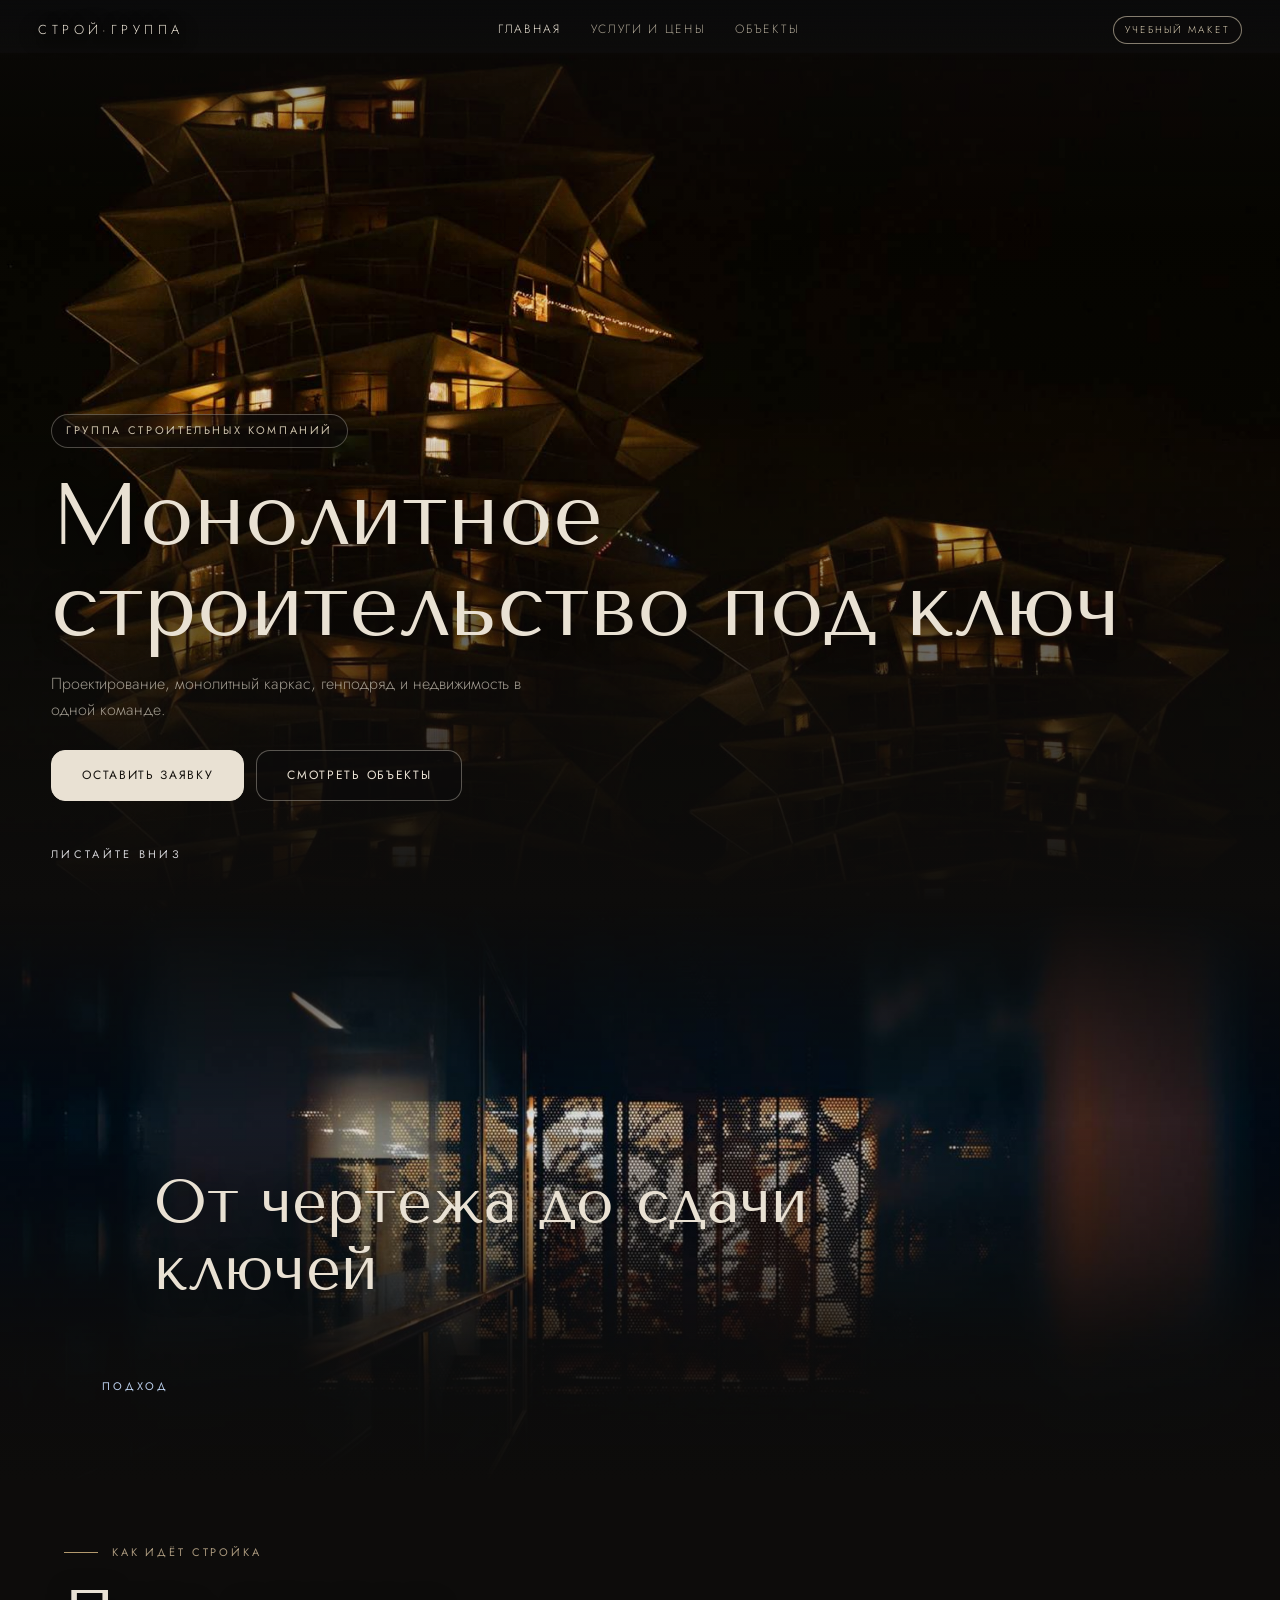
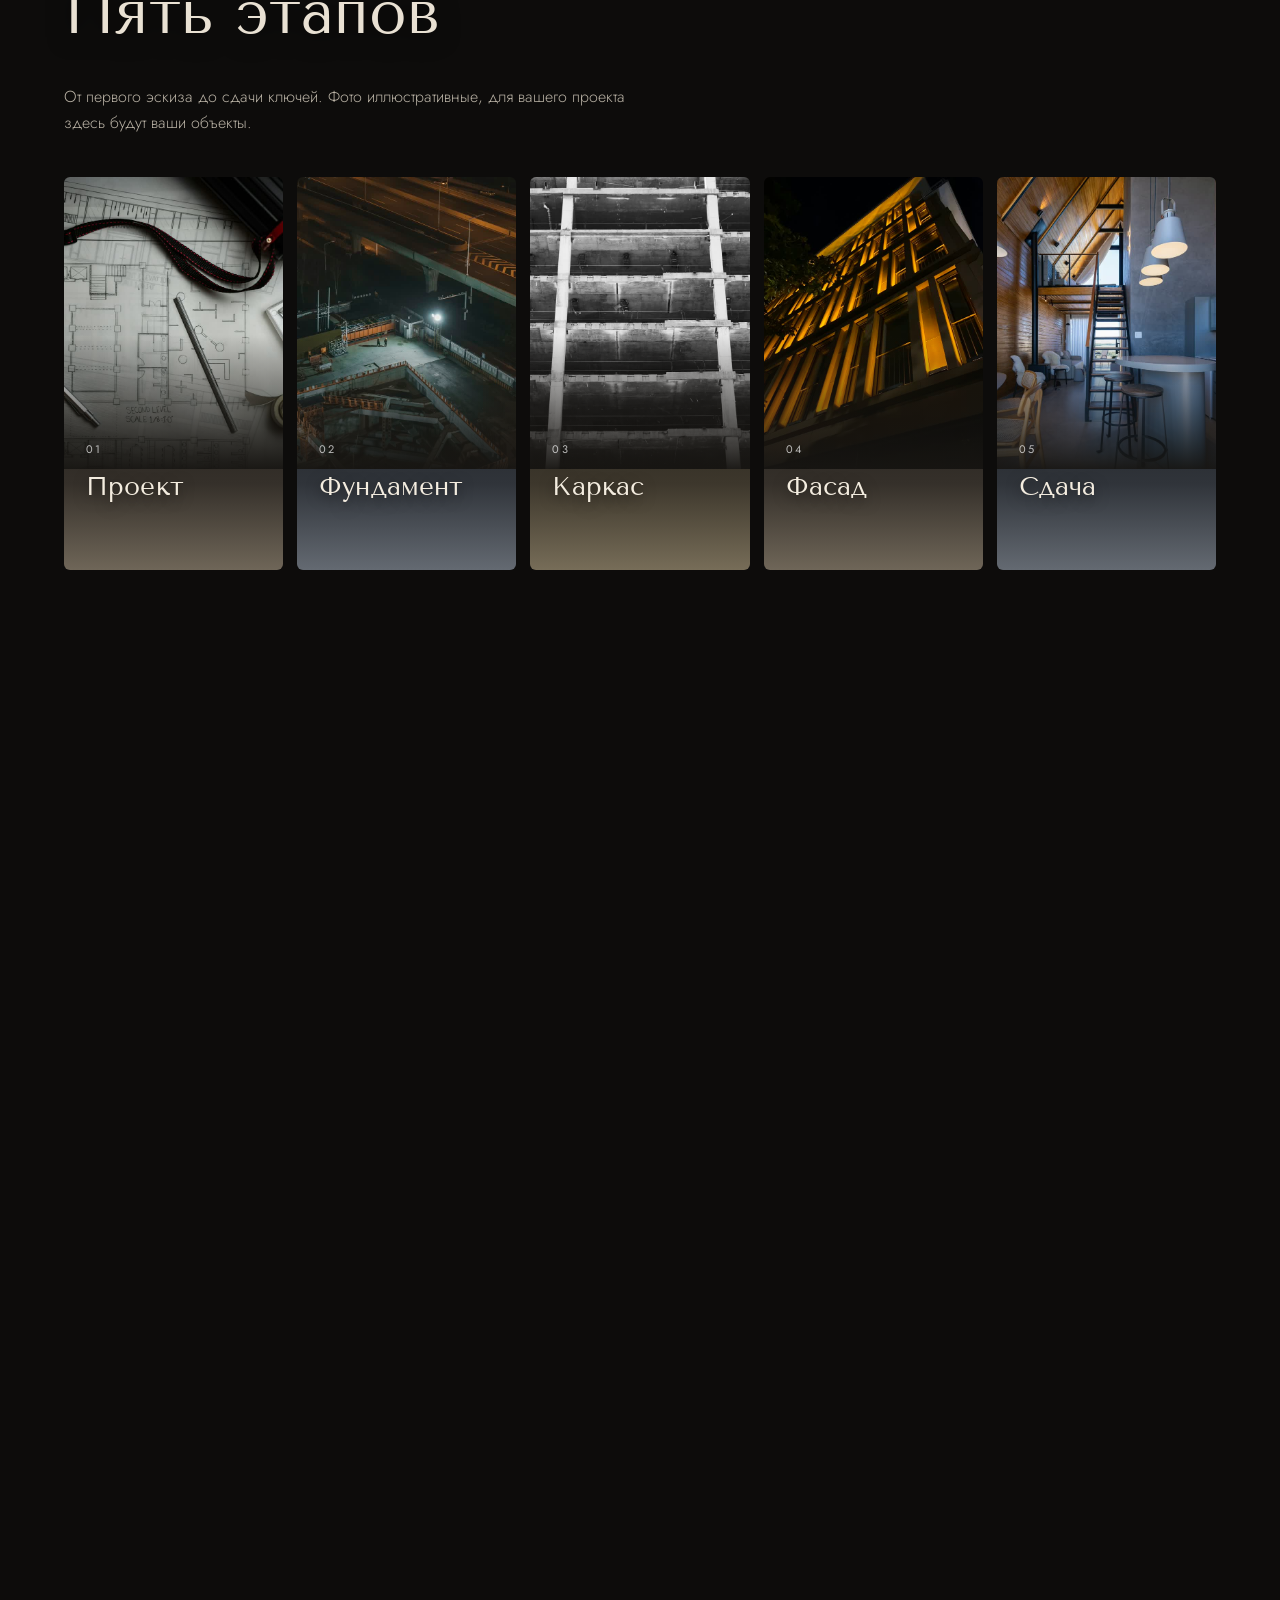
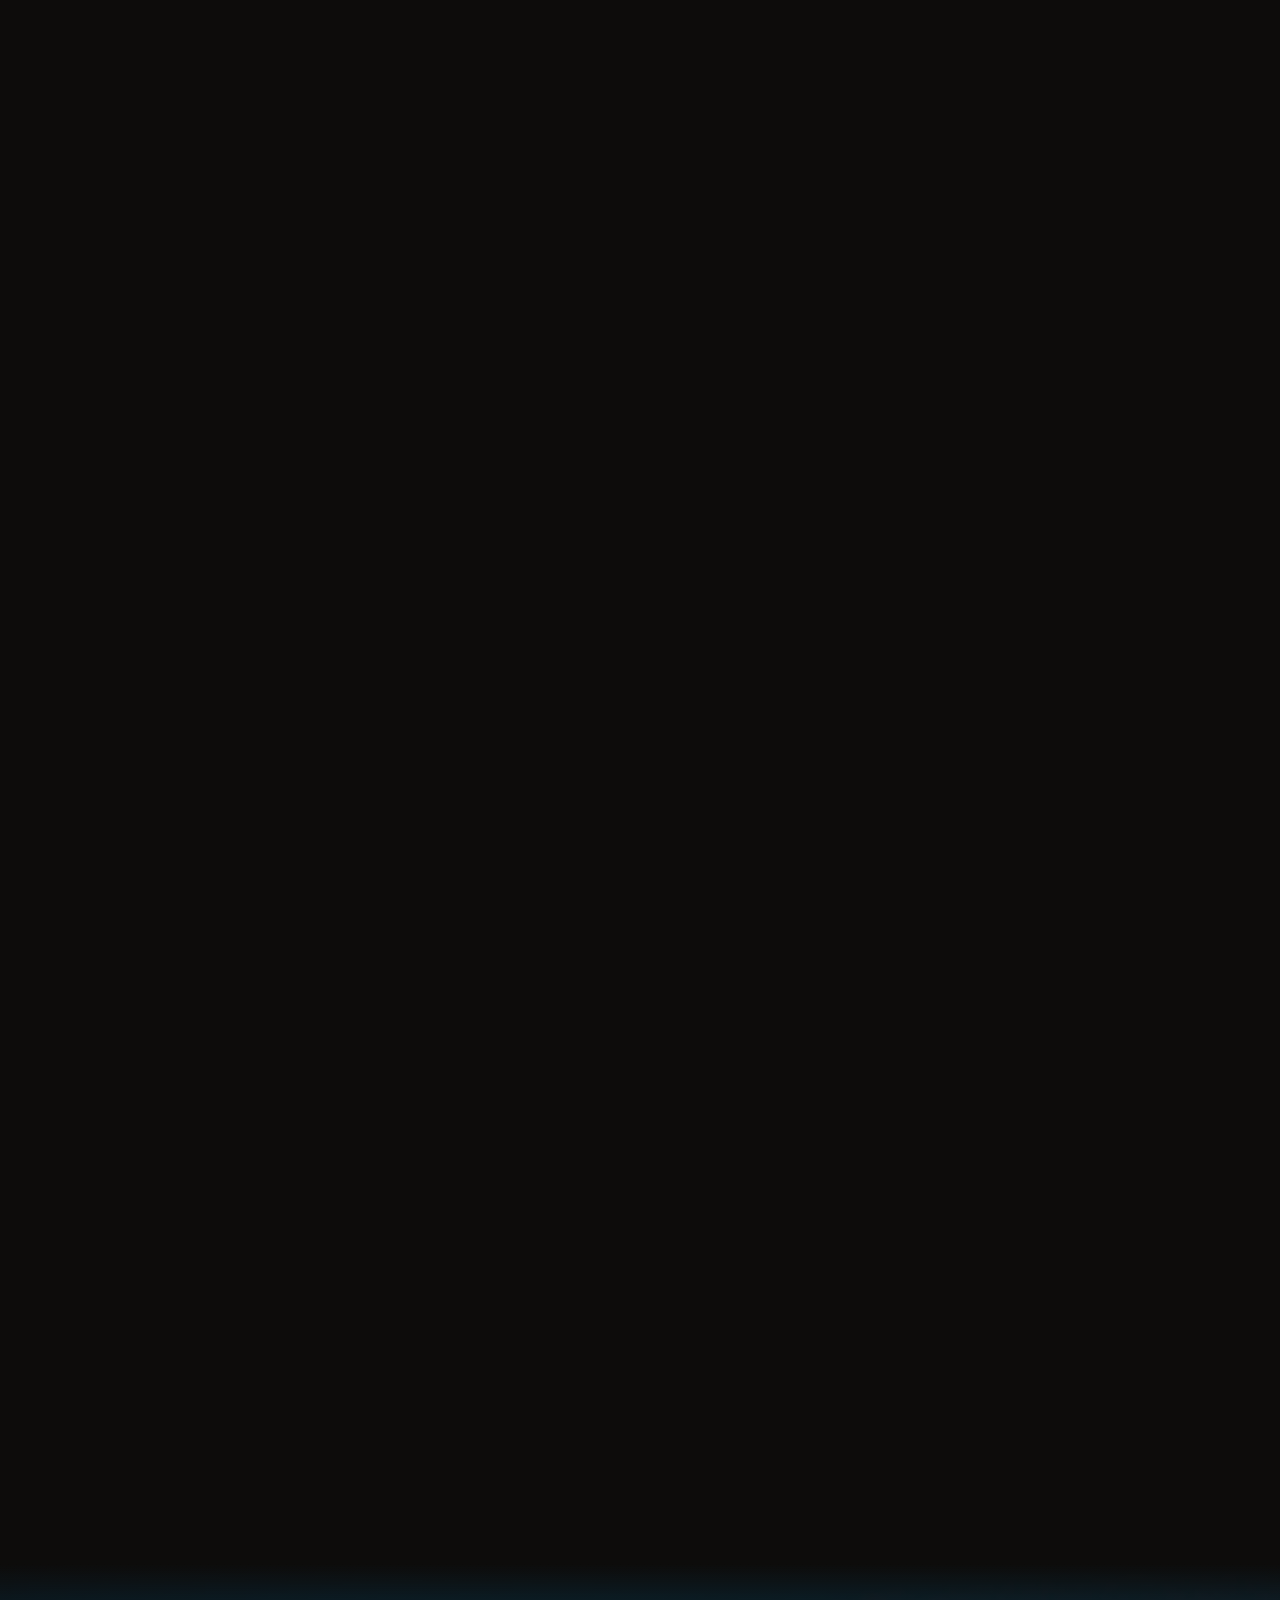
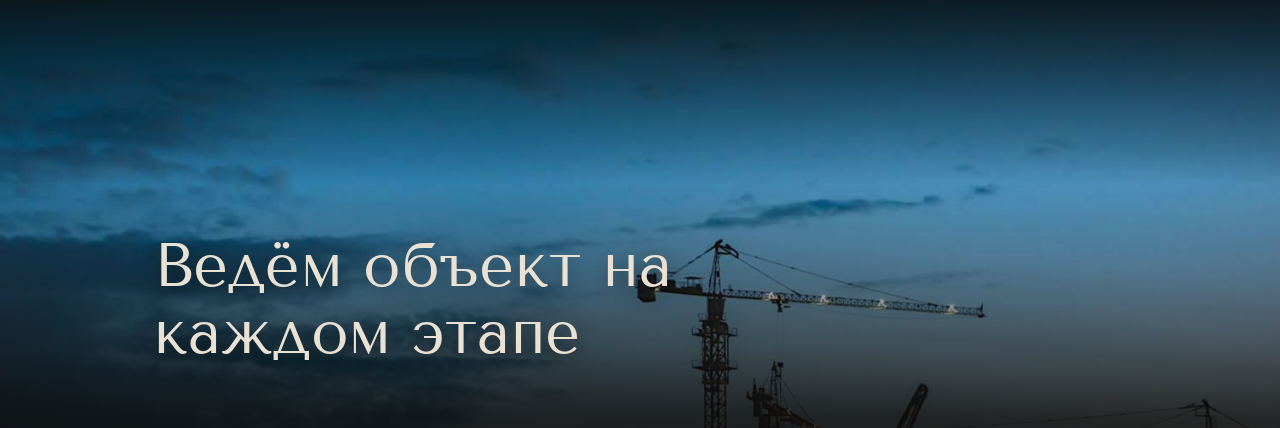
<file: index.html>
<!doctype html>
<html lang="ru"><head><meta charset="utf-8"><meta name="viewport" content="width=device-width,initial-scale=1">
<title>Строй-группа: учебный макет</title>
<link rel="preload" href="fonts-TenorSans-400-cyrillic.woff2" as="font" type="font/woff2" crossorigin><link rel="preload" href="fonts-Jost-cyrillic.woff2" as="font" type="font/woff2" crossorigin><link rel="stylesheet" href="fonts.css?v=1">
<link rel="stylesheet" href="styles.css?v=17"><link rel="stylesheet" href="quiet.css?v=17"><link rel="stylesheet" href="blend.css?v=21"><link rel="stylesheet" href="perf.css?v=23"><link rel="stylesheet" href="menu.css?v=24"><noscript><style>h1,h2{visibility:visible}.hero2 .heroText p,.fu{opacity:1!important;transform:none!important}.ch{opacity:1!important;transform:none!important;filter:none!important}</style></noscript></head><body>
<header><a class="logo" href="index.html">Строй·Группа</a>
<nav class="main"><a href="index.html" class="on">Главная</a><a href="services.html">Услуги и цены</a><a href="projects.html">Объекты</a></nav>
<span class="mock">учебный макет</span><button class="burger" type="button" aria-label="Меню" onclick="document.body.classList.toggle('mo')"><span></span><span></span></button></header>
<nav class="mmenu"><a href="index.html" class="on" onclick="document.body.classList.remove('mo')">Главная</a><a href="services.html" onclick="document.body.classList.remove('mo')">Услуги и цены</a><a href="projects.html" onclick="document.body.classList.remove('mo')">Объекты</a><a class="cta2" href="#contacts" onclick="document.body.classList.remove('mo')">Оставить заявку</a></nav>

<div class="hero2 gr"><img decoding="async" data-px src="img-p01.jpg" alt="Жилой комплекс ночью"><div class="shade2"></div>
 <div class="heroText" id="ht"><span class="badge">Группа строительных компаний</span>
  <h1>Монолитное строительство под ключ</h1>
  <p>Проектирование, монолитный каркас, генподряд и недвижимость в одной команде.</p>
  <div class="row"><a class="btn" href="#contacts">Оставить заявку</a><a class="btn ghost" href="projects.html">Смотреть объекты</a></div></div>
 <div class="scroll">листайте вниз</div>
</div>

<div class="band" data-tone="cool"><img decoding="async" data-px loading="lazy" src="img-q02.jpg" alt="Тёмное стекло и тёплый свет"><div class="in"><div class="tagm" style="margin-bottom:14px">Подход</div><h2>От чертежа до сдачи ключей</h2></div></div>

<section class="s" id="process"><div class="lab tagm">Как идёт стройка</div><h2>Пять этапов</h2>
 <p class="sub" style="margin:18px 0 40px">От первого эскиза до сдачи ключей. Фото иллюстративные, для вашего проекта здесь будут ваши объекты.</p>
 <div class="cards" style="grid-template-columns:repeat(auto-fit,minmax(min(100%,200px),1fr))">
<div class="card"><div class="ph" style="aspect-ratio:3/4"><img loading="lazy" decoding="async" src="img-stages-e1-project.jpg" alt=""></div><div class="in"><div class="meta"><span>01</span></div><h3>Проект</h3></div></div><div class="card"><div class="ph" style="aspect-ratio:3/4"><img loading="lazy" decoding="async" src="img-stages-e2-foundation.jpg" alt=""></div><div class="in"><div class="meta"><span>02</span></div><h3>Фундамент</h3></div></div><div class="card"><div class="ph" style="aspect-ratio:3/4"><img loading="lazy" decoding="async" src="img-stages-e3-frame.jpg" alt=""></div><div class="in"><div class="meta"><span>03</span></div><h3>Каркас</h3></div></div><div class="card"><div class="ph" style="aspect-ratio:3/4"><img loading="lazy" decoding="async" src="img-stages-e4-facade.jpg" alt=""></div><div class="in"><div class="meta"><span>04</span></div><h3>Фасад</h3></div></div><div class="card"><div class="ph" style="aspect-ratio:3/4"><img loading="lazy" decoding="async" src="img-stages-e5-handover.jpg" alt=""></div><div class="in"><div class="meta"><span>05</span></div><h3>Сдача</h3></div></div>
 </div></section>

<section class="s" id="svc"><div class="lab tagm">Услуги</div><h2>Всё для объекта в одном месте</h2>
 <div class="gcs" style="margin-top:44px">
<a class="gc a" href="services.html"><div class="ic"><svg viewBox="0 0 24 24"><path d="M3 21l3-1 12-12-2-2L4 18z"/><path d="M14 6l4 4"/></svg></div><h3>Проектирование</h3><p>Архитектура, конструктив и инженерия в одном проекте.</p><div class="pr">от 1 800 ₽/м²<small>пример цены</small></div><div class="go">Подробнее →</div></a><a class="gc b" href="services.html"><div class="ic"><svg viewBox="0 0 24 24"><path d="M12 3l8 4.5v9L12 21l-8-4.5v-9z"/><path d="M12 12l8-4.5M12 12v9M12 12L4 7.5"/></svg></div><h3>Монолитный каркас</h3><p>Фундаменты, колонны, перекрытия и паркинги.</p><div class="pr">от 24 000 ₽/м²<small>пример цены</small></div><div class="go">Подробнее →</div></a><a class="gc c" href="services.html"><div class="ic"><svg viewBox="0 0 24 24"><path d="M12 3l9 5-9 5-9-5z"/><path d="M3 13l9 5 9-5"/></svg></div><h3>Генподряд</h3><p>Управляем всеми этапами: от котлована до сдачи.</p><div class="pr">от 62 000 ₽/м²<small>пример цены</small></div><div class="go">Подробнее →</div></a>
 </div><p style="margin-top:34px"><a class="btn ghost" href="services.html">Все услуги и цены</a></p></section>

<div class="band"><img decoding="async" data-px loading="lazy" src="img-p05.jpg" alt="Башенные краны в сумерках"><div class="in"><div class="tagm" style="margin-bottom:14px">Стройка</div><h2>Ведём объект на каждом этапе</h2></div></div>

<section class="s" id="obj"><div class="lab tagm">Объекты</div><h2>Избранные проекты</h2><p class="sub" style="margin:18px 0 40px">Объекты и фотографии для примера карточек.</p>
 <div class="cards">
<div class="card"><div class="ph"><img loading="lazy" decoding="async" src="img-s-q13.jpg" alt=""></div><div class="in"><div class="meta"><span>Монолит</span><span>пример</span></div><h3>Здание с тёплой подсветкой</h3></div></div><div class="card"><div class="ph"><img loading="lazy" decoding="async" src="img-s-q06.jpg" alt=""></div><div class="in"><div class="meta"><span>Генподряд</span><span>пример</span></div><h3>Дом с террасой и бассейном</h3></div></div><div class="card"><div class="ph"><img loading="lazy" decoding="async" src="img-s-x2.jpg" alt=""></div><div class="in"><div class="meta"><span>Проектирование</span><span>пример</span></div><h3>Бетон и дерево</h3></div></div>
 </div><p style="margin-top:30px"><a class="btn ghost" href="projects.html">Все объекты</a></p></section>

<section class="s" id="contacts">
 <div class="split a">
  <div><div class="lab tagm">Связаться</div><h2>Расскажите о задаче, посчитаем стоимость</h2><p class="sub" style="margin-top:20px">Форма уходит в Telegram и на почту. В макете кнопка ничего не отправляет.</p></div>
  <div class="glass"><form onsubmit="return false"><input placeholder="Имя"><input placeholder="Телефон"><textarea rows="2" placeholder="Коротко о задаче"></textarea><button class="btn" style="justify-self:start;margin-top:12px">Отправить заявку</button></form></div>
 </div>
</section>
<footer><div class="cols">
 <div><b>Строй·Группа</b>Монолитное строительство, проектирование, генподряд, недвижимость.<br><br>Учебный макет DEVELOV. Названия, цены и данные вымышлены, это пример для показа, а не сайт реальной компании.</div>
 <div><b>Контакты</b>[телефон]<br>[почта]<br>[адрес офиса]</div>
 <div><b>Фото</b>Unsplash: Valentin, V. Melnyk, P. Candelo, I. Savelev, EJ Yao, J. James, H. Nakashima, K. Nauwelaerts, S. Uzzaman, P. Meier, L. Kepner, famingjia inventor, S. Schuster, Y. C. Schulze, C. Badran, J. Brooks, R. Nickson, aahubs, lucabravo, we_the_royal, etienneblg, shotbyjf, geo_bar, vez02.<br>3D-анимация: DEVELOV.</div>
</div></footer>
<nav id="bar2"><a href="#contacts">Заявка</a><a href="#">WhatsApp</a><a href="#">Telegram</a></nav>
<script src="main.js?v=24"></script><script src="reveal.js?v=17"></script></body></html>
</file>
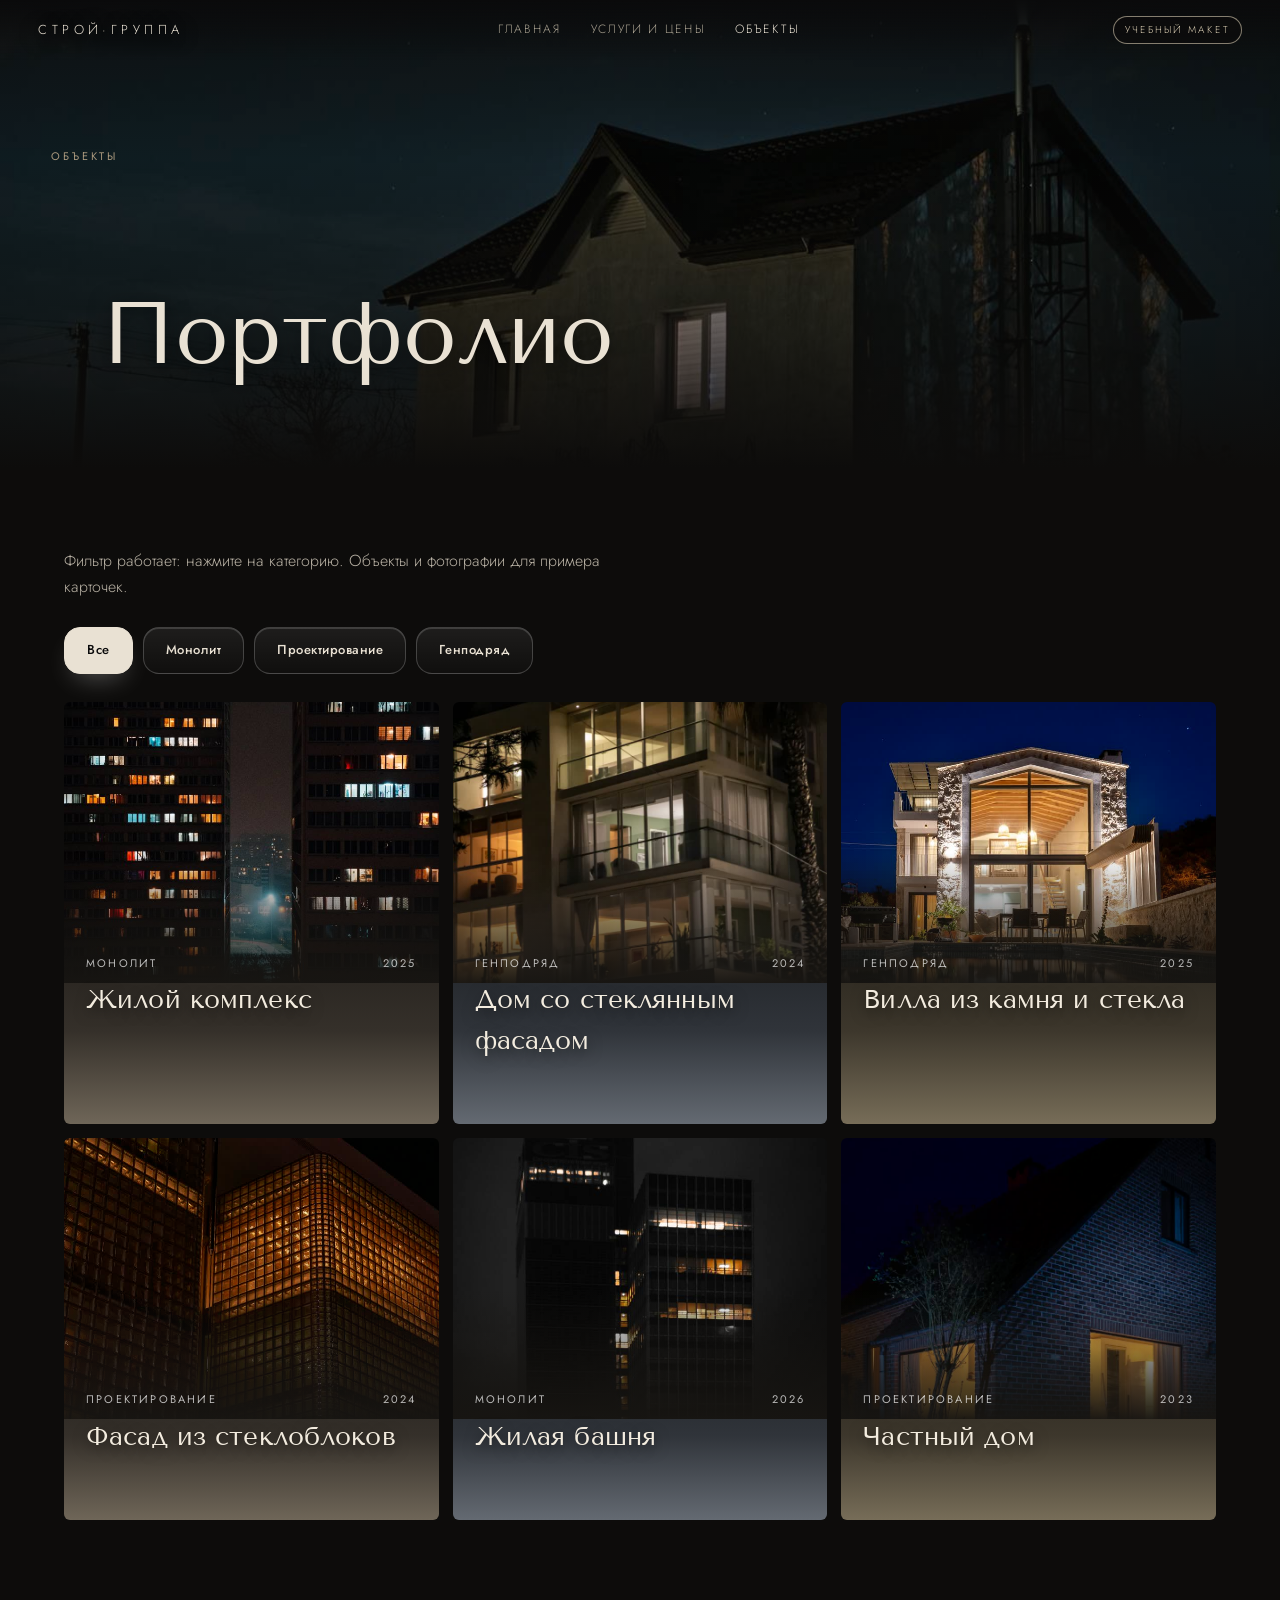
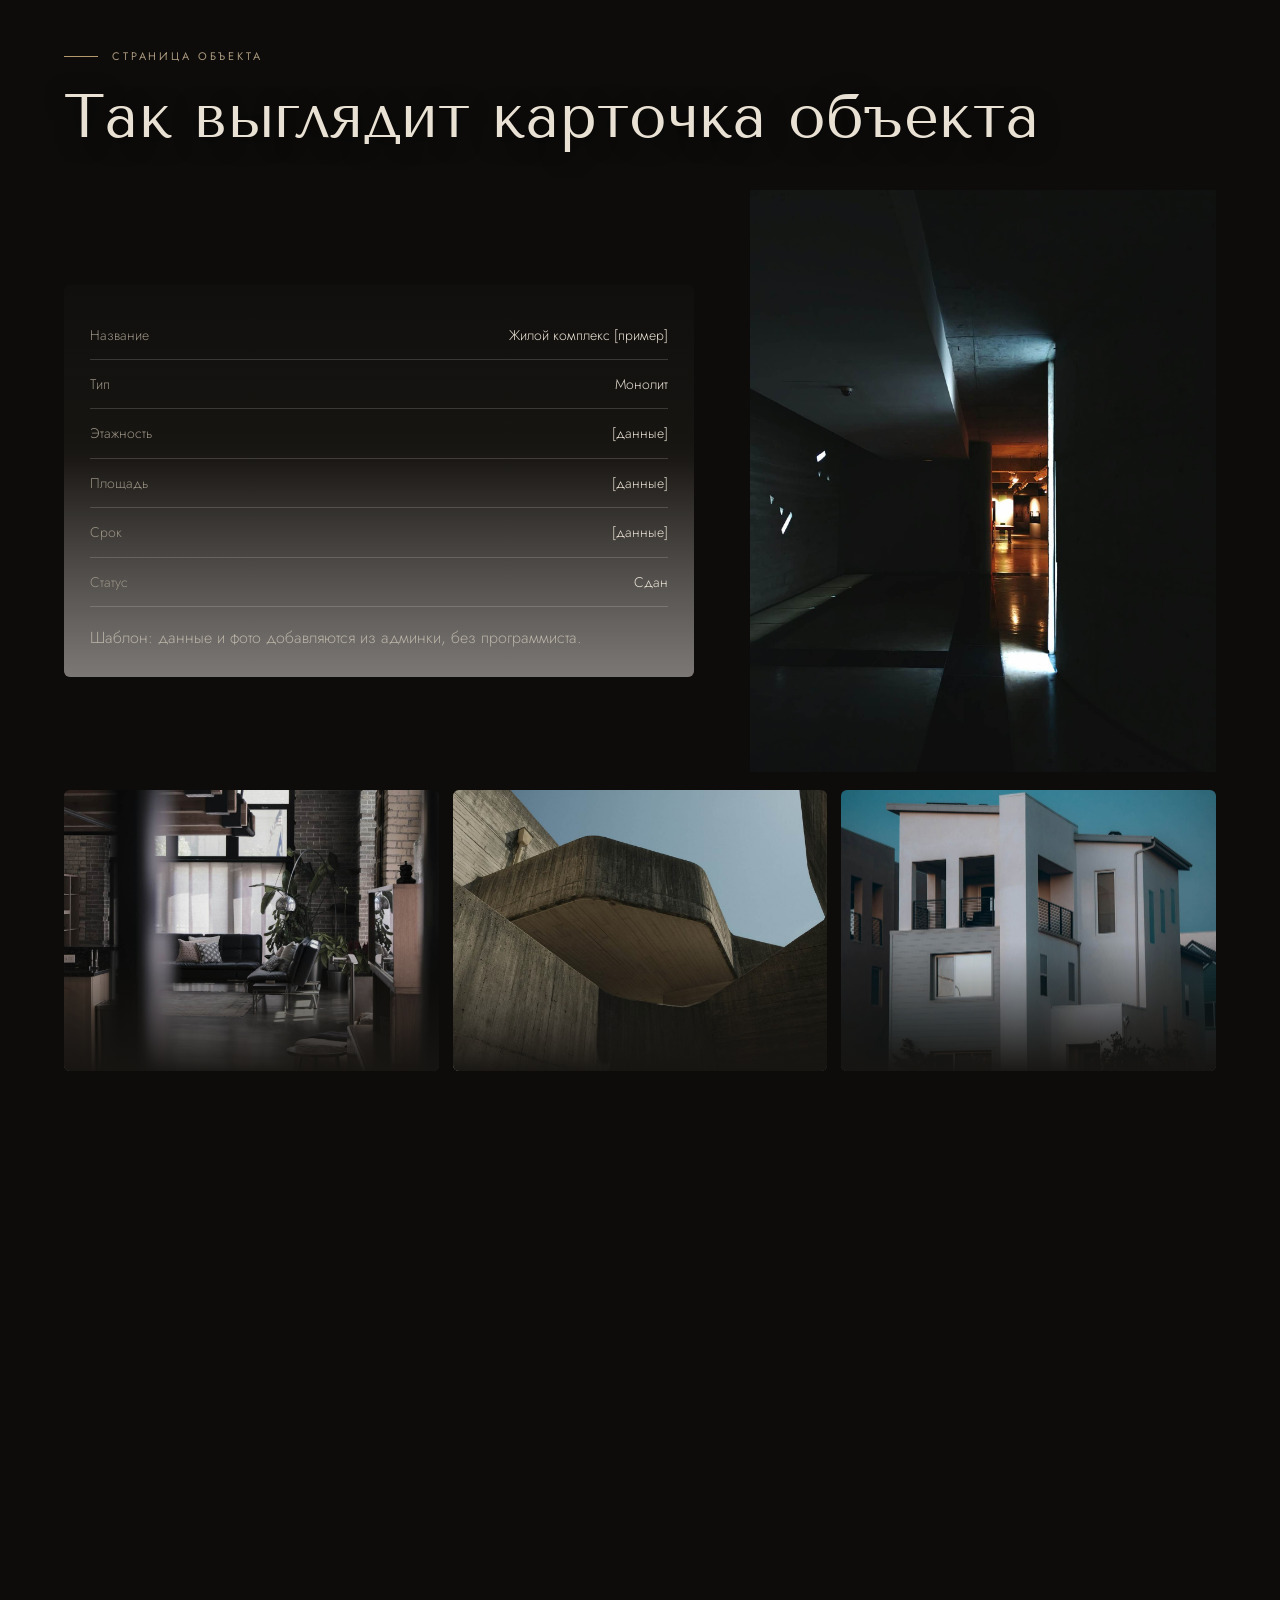
<file: projects.html>
<!doctype html>
<html lang="ru"><head><meta charset="utf-8"><meta name="viewport" content="width=device-width,initial-scale=1">
<title>Объекты: Строй-группа (макет)</title>
<link rel="preload" href="fonts-TenorSans-400-cyrillic.woff2" as="font" type="font/woff2" crossorigin><link rel="preload" href="fonts-Jost-cyrillic.woff2" as="font" type="font/woff2" crossorigin><link rel="stylesheet" href="fonts.css?v=1">
<link rel="stylesheet" href="styles.css?v=17"><link rel="stylesheet" href="quiet.css?v=17"><link rel="stylesheet" href="blend.css?v=21"><link rel="stylesheet" href="perf.css?v=23"><link rel="stylesheet" href="menu.css?v=24"><noscript><style>h1,h2{visibility:visible}.hero2 .heroText p,.fu{opacity:1!important;transform:none!important}.ch{opacity:1!important;transform:none!important;filter:none!important}</style></noscript></head><body>
<header><a class="logo" href="index.html">Строй·Группа</a>
<nav class="main"><a href="index.html">Главная</a><a href="services.html">Услуги и цены</a><a href="projects.html" class="on">Объекты</a></nav>
<span class="mock">учебный макет</span><button class="burger" type="button" aria-label="Меню" onclick="document.body.classList.toggle('mo')"><span></span><span></span></button></header>
<nav class="mmenu"><a href="index.html" onclick="document.body.classList.remove('mo')">Главная</a><a href="services.html" onclick="document.body.classList.remove('mo')">Услуги и цены</a><a href="projects.html" class="on" onclick="document.body.classList.remove('mo')">Объекты</a><a class="cta2" href="#contacts" onclick="document.body.classList.remove('mo')">Оставить заявку</a></nav>

<div class="pagehero"><img decoding="async" src="img-p02.jpg" alt=""><div class="in"><div class="tagm" style="margin-bottom:16px">Объекты</div><h1>Портфолио</h1></div></div>

<section class="s"><p class="sub" style="margin-bottom:26px">Фильтр работает: нажмите на категорию. Объекты и фотографии для примера карточек.</p>
 <div class="chips" id="flt"><button class="on" data-f="all">Все</button><button data-f="mono">Монолит</button><button data-f="proj">Проектирование</button><button data-f="gen">Генподряд</button></div>
 <div class="cards">
<div class="card" data-c="mono"><div class="ph"><img loading="lazy" decoding="async" src="img-s-q09.jpg" alt=""></div><div class="in"><div class="meta"><span>Монолит</span><span>2025</span></div><h3>Жилой комплекс</h3></div></div><div class="card" data-c="gen"><div class="ph"><img loading="lazy" decoding="async" src="img-s-p03.jpg" alt=""></div><div class="in"><div class="meta"><span>Генподряд</span><span>2024</span></div><h3>Дом со стеклянным фасадом</h3></div></div><div class="card" data-c="gen"><div class="ph"><img loading="lazy" decoding="async" src="img-s-p04.jpg" alt=""></div><div class="in"><div class="meta"><span>Генподряд</span><span>2025</span></div><h3>Вилла из камня и стекла</h3></div></div><div class="card" data-c="proj"><div class="ph"><img loading="lazy" decoding="async" src="img-s-p07.jpg" alt=""></div><div class="in"><div class="meta"><span>Проектирование</span><span>2024</span></div><h3>Фасад из стеклоблоков</h3></div></div><div class="card" data-c="mono"><div class="ph"><img loading="lazy" decoding="async" src="img-s-q07.jpg" alt=""></div><div class="in"><div class="meta"><span>Монолит</span><span>2026</span></div><h3>Жилая башня</h3></div></div><div class="card" data-c="proj"><div class="ph"><img loading="lazy" decoding="async" src="img-s-p08.jpg" alt=""></div><div class="in"><div class="meta"><span>Проектирование</span><span>2023</span></div><h3>Частный дом</h3></div></div>
 </div></section>

<section class="s"><div class="lab tagm">Страница объекта</div><h2>Так выглядит карточка объекта</h2>
 <div class="split a" style="margin-top:40px"><div class="glass">
  <div class="kv"><span>Название</span>Жилой комплекс [пример]</div><div class="kv"><span>Тип</span>Монолит</div><div class="kv"><span>Этажность</span>[данные]</div><div class="kv"><span>Площадь</span>[данные]</div><div class="kv"><span>Срок</span>[данные]</div><div class="kv"><span>Статус</span>Сдан</div>
  <p class="sub" style="margin:18px 0 0">Шаблон: данные и фото добавляются из админки, без программиста.</p></div>
  <div class="panel" style="aspect-ratio:4/5"><img decoding="async" loading="lazy" src="img-p09.jpg" alt="Тёмный интерьер"></div></div>
 <div class="cards" style="margin-top:18px;grid-template-columns:repeat(auto-fit,minmax(min(100%,300px),1fr))">
  <div class="card"><div class="ph"><img decoding="async" loading="lazy" src="img-q01.jpg" alt=""></div></div><div class="card"><div class="ph"><img decoding="async" loading="lazy" src="img-q22.jpg" alt=""></div></div><div class="card"><div class="ph"><img decoding="async" loading="lazy" src="img-q17.jpg" alt=""></div></div>
 </div></section>

<section class="s" id="contacts">
 <div class="split a">
  <div><div class="lab tagm">Связаться</div><h2>Расскажите о задаче, посчитаем стоимость</h2><p class="sub" style="margin-top:20px">Форма уходит в Telegram и на почту. В макете кнопка ничего не отправляет.</p></div>
  <div class="glass"><form onsubmit="return false"><input placeholder="Имя"><input placeholder="Телефон"><textarea rows="2" placeholder="Коротко о задаче"></textarea><button class="btn" style="justify-self:start;margin-top:12px">Отправить заявку</button></form></div>
 </div>
</section>
<footer><div class="cols">
 <div><b>Строй·Группа</b>Монолитное строительство, проектирование, генподряд, недвижимость.<br><br>Учебный макет DEVELOV. Названия, цены и данные вымышлены, это пример для показа, а не сайт реальной компании.</div>
 <div><b>Контакты</b>[телефон]<br>[почта]<br>[адрес офиса]</div>
 <div><b>Фото</b>Unsplash: Valentin, V. Melnyk, P. Candelo, I. Savelev, EJ Yao, J. James, H. Nakashima, K. Nauwelaerts, S. Uzzaman, P. Meier, L. Kepner, famingjia inventor, S. Schuster, Y. C. Schulze, C. Badran, J. Brooks, R. Nickson, aahubs, lucabravo, we_the_royal, etienneblg, shotbyjf, geo_bar, vez02.<br>3D-анимация: DEVELOV.</div>
</div></footer>
<nav id="bar2"><a href="#contacts">Заявка</a><a href="#">WhatsApp</a><a href="#">Telegram</a></nav>
<script src="main.js?v=24"></script><script src="reveal.js?v=17"></script></body></html>
</file>
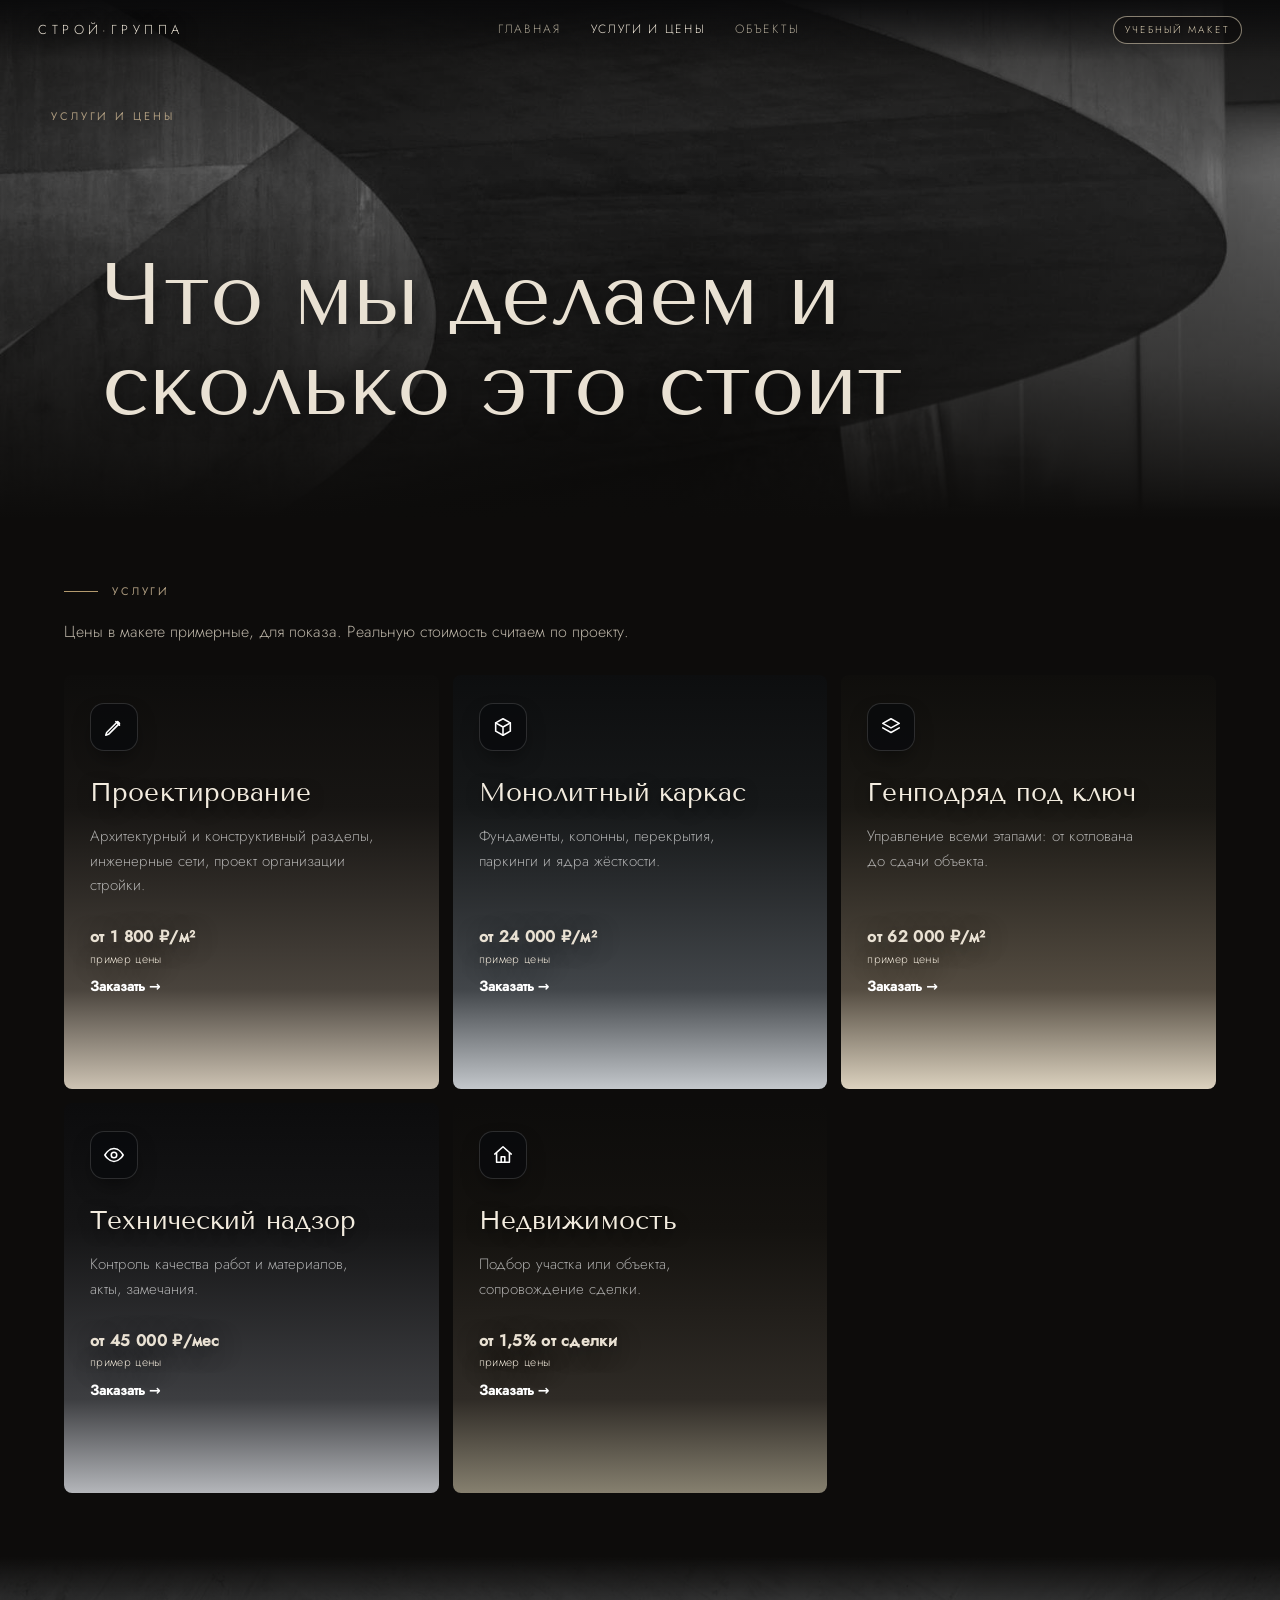
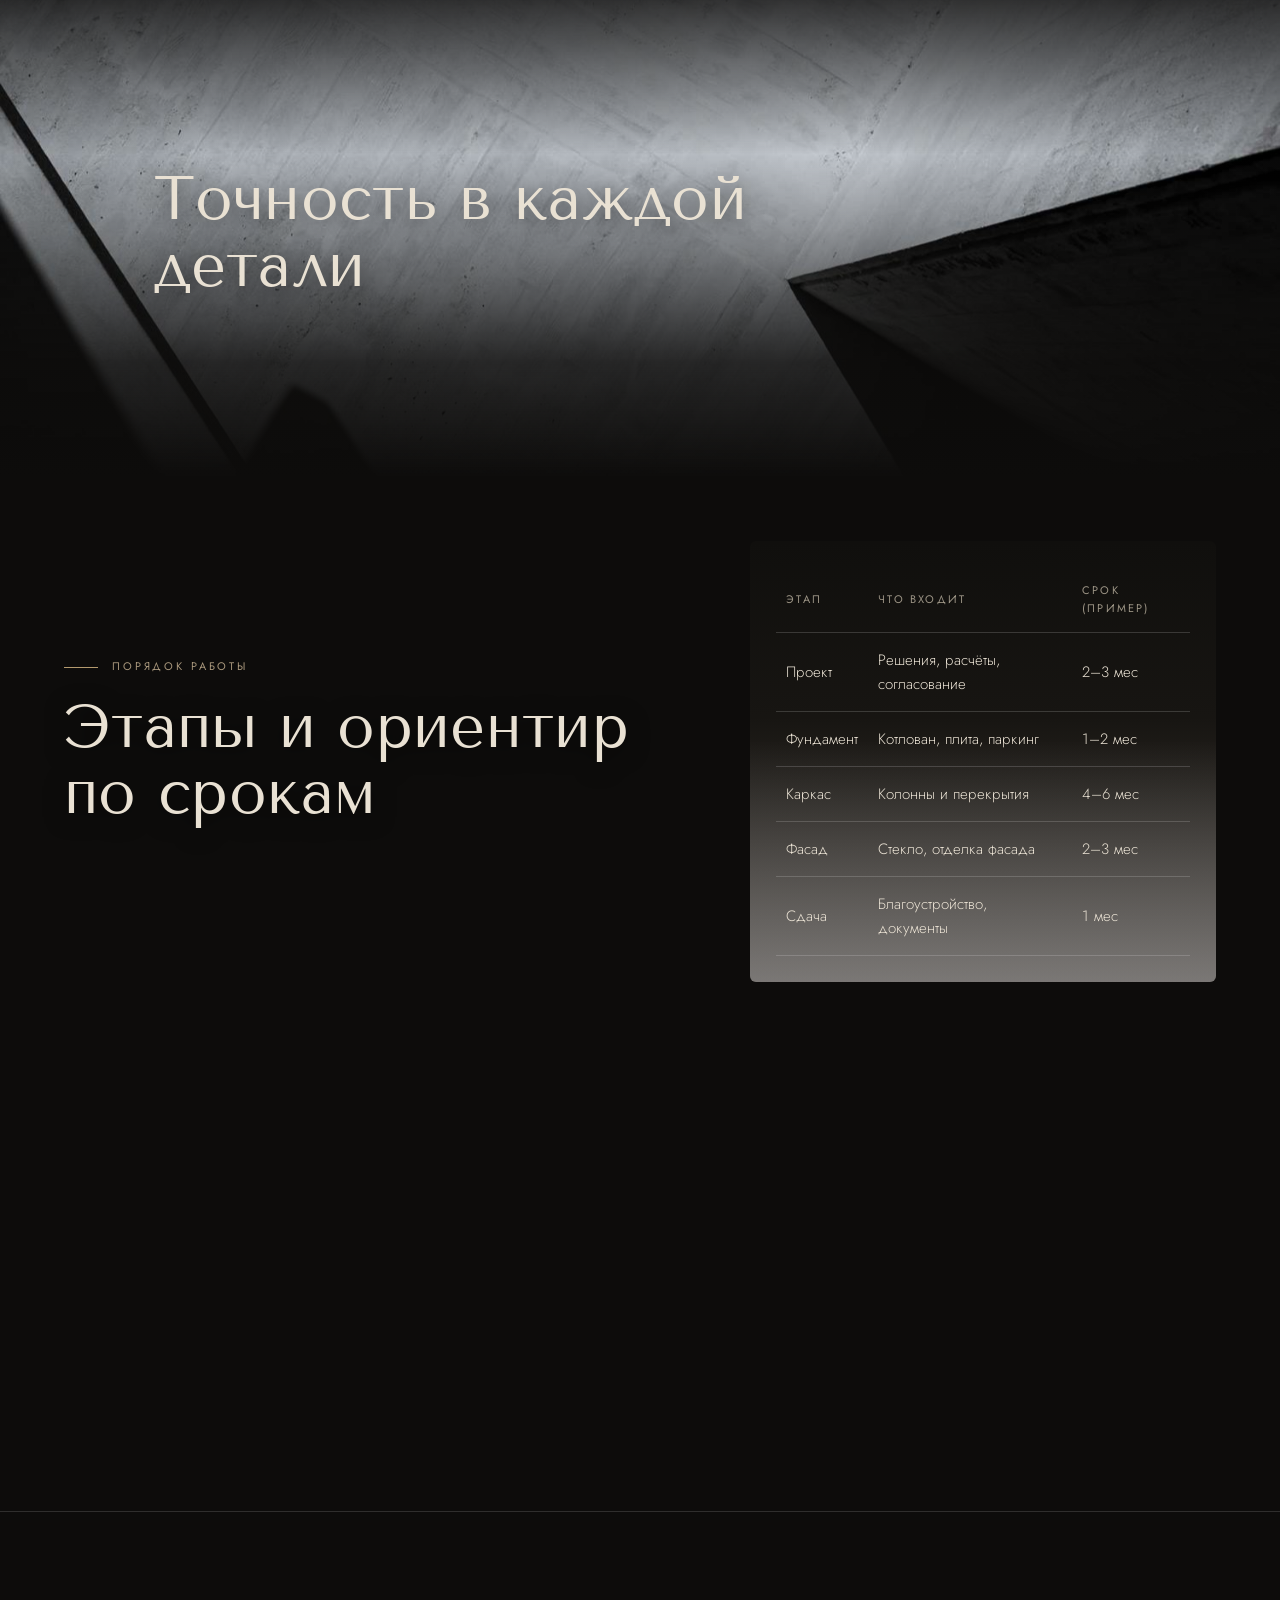
<file: services.html>
<!doctype html>
<html lang="ru"><head><meta charset="utf-8"><meta name="viewport" content="width=device-width,initial-scale=1">
<title>Услуги и цены: Строй-группа (макет)</title>
<link rel="preload" href="fonts-TenorSans-400-cyrillic.woff2" as="font" type="font/woff2" crossorigin><link rel="preload" href="fonts-Jost-cyrillic.woff2" as="font" type="font/woff2" crossorigin><link rel="stylesheet" href="fonts.css?v=1">
<link rel="stylesheet" href="styles.css?v=17"><link rel="stylesheet" href="quiet.css?v=17"><link rel="stylesheet" href="blend.css?v=21"><link rel="stylesheet" href="perf.css?v=23"><link rel="stylesheet" href="menu.css?v=24"><noscript><style>h1,h2{visibility:visible}.hero2 .heroText p,.fu{opacity:1!important;transform:none!important}.ch{opacity:1!important;transform:none!important;filter:none!important}</style></noscript></head><body>
<header><a class="logo" href="index.html">Строй·Группа</a>
<nav class="main"><a href="index.html">Главная</a><a href="services.html" class="on">Услуги и цены</a><a href="projects.html">Объекты</a></nav>
<span class="mock">учебный макет</span><button class="burger" type="button" aria-label="Меню" onclick="document.body.classList.toggle('mo')"><span></span><span></span></button></header>
<nav class="mmenu"><a href="index.html" onclick="document.body.classList.remove('mo')">Главная</a><a href="services.html" class="on" onclick="document.body.classList.remove('mo')">Услуги и цены</a><a href="projects.html" onclick="document.body.classList.remove('mo')">Объекты</a><a class="cta2" href="#contacts" onclick="document.body.classList.remove('mo')">Оставить заявку</a></nav>

<div class="pagehero"><img decoding="async" src="img-p06.jpg" alt=""><div class="in"><div class="tagm" style="margin-bottom:16px">Услуги и цены</div><h1>Что мы делаем и сколько это стоит</h1></div></div>

<section class="s"><div class="lab tagm">Услуги</div>
 <p class="sub" style="margin-bottom:30px">Цены в макете примерные, для показа. Реальную стоимость считаем по проекту.</p>
 <div class="gcs">
<a class="gc a" href="services.html"><div class="ic"><svg viewBox="0 0 24 24"><path d="M3 21l3-1 12-12-2-2L4 18z"/><path d="M14 6l4 4"/></svg></div><h3>Проектирование</h3><p>Архитектурный и конструктивный разделы, инженерные сети, проект организации стройки.</p><div class="pr">от 1 800 ₽/м²<small>пример цены</small></div><div class="go">Заказать →</div></a><a class="gc b" href="services.html"><div class="ic"><svg viewBox="0 0 24 24"><path d="M12 3l8 4.5v9L12 21l-8-4.5v-9z"/><path d="M12 12l8-4.5M12 12v9M12 12L4 7.5"/></svg></div><h3>Монолитный каркас</h3><p>Фундаменты, колонны, перекрытия, паркинги и ядра жёсткости.</p><div class="pr">от 24 000 ₽/м²<small>пример цены</small></div><div class="go">Заказать →</div></a><a class="gc c" href="services.html"><div class="ic"><svg viewBox="0 0 24 24"><path d="M12 3l9 5-9 5-9-5z"/><path d="M3 13l9 5 9-5"/></svg></div><h3>Генподряд под ключ</h3><p>Управление всеми этапами: от котлована до сдачи объекта.</p><div class="pr">от 62 000 ₽/м²<small>пример цены</small></div><div class="go">Заказать →</div></a><a class="gc d" href="services.html"><div class="ic"><svg viewBox="0 0 24 24"><path d="M2 12s4-7 10-7 10 7 10 7-4 7-10 7S2 12 2 12z"/><circle cx="12" cy="12" r="3"/></svg></div><h3>Технический надзор</h3><p>Контроль качества работ и материалов, акты, замечания.</p><div class="pr">от 45 000 ₽/мес<small>пример цены</small></div><div class="go">Заказать →</div></a><a class="gc e" href="services.html"><div class="ic"><svg viewBox="0 0 24 24"><path d="M3 11l9-8 9 8"/><path d="M5 10v10h14V10"/><path d="M10 20v-6h4v6"/></svg></div><h3>Недвижимость</h3><p>Подбор участка или объекта, сопровождение сделки.</p><div class="pr">от 1,5% от сделки<small>пример цены</small></div><div class="go">Заказать →</div></a>
 </div></section>

<div class="band" style="height:min(60vh,520px)"><img decoding="async" data-px loading="lazy" src="img-p10.jpg" alt="Бетонные плоскости"><div class="in"><h2>Точность в каждой детали</h2></div></div>

<section class="s"><div class="split a"><div><div class="lab tagm">Порядок работы</div><h2>Этапы и ориентир по срокам</h2></div>
 <div class="glass"><table><tr><th>Этап</th><th>Что входит</th><th>Срок (пример)</th></tr>
 <tr><td>Проект</td><td>Решения, расчёты, согласование</td><td>2–3 мес</td></tr>
 <tr><td>Фундамент</td><td>Котлован, плита, паркинг</td><td>1–2 мес</td></tr>
 <tr><td>Каркас</td><td>Колонны и перекрытия</td><td>4–6 мес</td></tr>
 <tr><td>Фасад</td><td>Стекло, отделка фасада</td><td>2–3 мес</td></tr>
 <tr><td>Сдача</td><td>Благоустройство, документы</td><td>1 мес</td></tr></table></div></div></section>

<section class="s" id="contacts">
 <div class="split a">
  <div><div class="lab tagm">Связаться</div><h2>Расскажите о задаче, посчитаем стоимость</h2><p class="sub" style="margin-top:20px">Форма уходит в Telegram и на почту. В макете кнопка ничего не отправляет.</p></div>
  <div class="glass"><form onsubmit="return false"><input placeholder="Имя"><input placeholder="Телефон"><textarea rows="2" placeholder="Коротко о задаче"></textarea><button class="btn" style="justify-self:start;margin-top:12px">Отправить заявку</button></form></div>
 </div>
</section>
<footer><div class="cols">
 <div><b>Строй·Группа</b>Монолитное строительство, проектирование, генподряд, недвижимость.<br><br>Учебный макет DEVELOV. Названия, цены и данные вымышлены, это пример для показа, а не сайт реальной компании.</div>
 <div><b>Контакты</b>[телефон]<br>[почта]<br>[адрес офиса]</div>
 <div><b>Фото</b>Unsplash: Valentin, V. Melnyk, P. Candelo, I. Savelev, EJ Yao, J. James, H. Nakashima, K. Nauwelaerts, S. Uzzaman, P. Meier, L. Kepner, famingjia inventor, S. Schuster, Y. C. Schulze, C. Badran, J. Brooks, R. Nickson, aahubs, lucabravo, we_the_royal, etienneblg, shotbyjf, geo_bar, vez02.<br>3D-анимация: DEVELOV.</div>
</div></footer>
<nav id="bar2"><a href="#contacts">Заявка</a><a href="#">WhatsApp</a><a href="#">Telegram</a></nav>
<script src="main.js?v=24"></script><script src="reveal.js?v=17"></script></body></html>
</file>
<file: fonts.css>
@font-face{font-family:'Jost';font-style:normal;font-weight:200 500;font-display:swap;src:url(fonts-Jost-cyrillic.woff2) format('woff2');unicode-range:U+0301, U+0400-045F, U+0490-0491, U+04B0-04B1, U+2116}
@font-face{font-family:'Jost';font-style:normal;font-weight:200 500;font-display:swap;src:url(fonts-Jost-latin.woff2) format('woff2');unicode-range:U+0000-00FF, U+0131, U+0152-0153, U+02BB-02BC, U+02C6, U+02DA, U+02DC, U+0304, U+0308, U+0329, U+2000-206F, U+20AC, U+2122, U+2191, U+2193, U+2212, U+2215, U+FEFF, U+FFFD}
@font-face{font-family:'Tenor Sans';font-style:normal;font-weight:400;font-display:swap;src:url(fonts-TenorSans-400-cyrillic.woff2) format('woff2');unicode-range:U+0301, U+0400-045F, U+0490-0491, U+04B0-04B1, U+2116}
@font-face{font-family:'Tenor Sans';font-style:normal;font-weight:400;font-display:swap;src:url(fonts-TenorSans-400-latin.woff2) format('woff2');unicode-range:U+0000-00FF, U+0131, U+0152-0153, U+02BB-02BC, U+02C6, U+02DA, U+02DC, U+0304, U+0308, U+0329, U+2000-206F, U+20AC, U+2122, U+2191, U+2193, U+2212, U+2215, U+FEFF, U+FFFD}
</file>
<file: styles.css>
:root{--bg:#0a0a0b;--bg2:#111113;--bg3:#17171a;--tx:#e9e8e5;--mut:#8f8e8a;--line:rgba(255,255,255,.12);--line2:rgba(255,255,255,.22);--acc:#e8c9a0}
*{box-sizing:border-box}
html{-webkit-text-size-adjust:100%;scroll-behavior:smooth}
body{margin:0;background:var(--bg);color:var(--tx);font-family:"Manrope",system-ui,Arial,sans-serif;font-weight:300;line-height:1.6;overflow-x:hidden}
a{color:inherit}
img{display:block;max-width:100%}
.grain::after,.gr::after{content:"";position:absolute;inset:0;pointer-events:none;opacity:.14;mix-blend-mode:overlay;background-image:url("data:image/svg+xml;utf8,<svg xmlns='http://www.w3.org/2000/svg' width='220' height='220'><filter id='n'><feTurbulence type='fractalNoise' baseFrequency='.9' numOctaves='2' stitchTiles='stitch'/></filter><rect width='100%' height='100%' filter='url(%23n)'/></svg>")}
/* шапка */
header{position:fixed;top:0;left:0;right:0;z-index:50;display:flex;justify-content:space-between;align-items:center;padding:16px clamp(16px,3vw,44px);background:linear-gradient(180deg,rgba(10,10,11,.85),rgba(10,10,11,0))}
.logo{font-weight:500;letter-spacing:.14em;font-size:13px;text-transform:uppercase;text-decoration:none}
nav.main{display:flex;gap:30px;font-size:13px;letter-spacing:.06em}
nav.main a{text-decoration:none;color:var(--mut);transition:.25s}nav.main a:hover,nav.main a.on{color:var(--tx)}
.btn{display:inline-block;background:var(--tx);color:#0a0a0b;border:1px solid var(--tx);padding:13px 24px;border-radius:2px;font:inherit;font-weight:500;font-size:14px;text-decoration:none;cursor:pointer;transition:.25s}
.btn:hover{background:transparent;color:var(--tx)}
.btn.ghost{background:transparent;color:var(--tx);border-color:var(--line2)}.btn.ghost:hover{border-color:var(--tx)}
.badge{display:inline-block;font-size:11px;letter-spacing:.16em;text-transform:uppercase;border:1px solid var(--line2);padding:5px 11px;color:var(--mut)}
.tagm{font-size:11px;letter-spacing:.22em;text-transform:uppercase;color:var(--mut)}
.mock{font-size:10px;letter-spacing:.16em;text-transform:uppercase;border:1px solid var(--acc);color:var(--acc);padding:3px 9px}
/* заголовки */
h1,h2{font-weight:200;letter-spacing:-.02em;line-height:1.04;margin:0}
h1{font-size:clamp(38px,7.2vw,104px)}
h2{font-size:clamp(30px,5vw,68px)}
h3{font-weight:400;font-size:20px;margin:0 0 6px}
.sub{color:var(--mut);max-width:36em}
section.s{padding:clamp(70px,11vw,140px) clamp(16px,5vw,80px);max-width:1360px;margin:0 auto;position:relative}
.lab{display:flex;gap:14px;align-items:center;margin-bottom:26px}
.lab::before{content:"";width:34px;height:1px;background:var(--mut)}
/* первый экран главной */
#hero{height:560vh;position:relative}
.stick{position:sticky;top:0;height:100vh;height:100dvh;overflow:hidden;background:#050506}
#cv{position:absolute;inset:0;width:100%;height:100%;display:block}
.shade{position:absolute;inset:0;background:radial-gradient(120% 90% at 50% 40%,transparent 40%,rgba(5,5,6,.75)),linear-gradient(180deg,rgba(5,5,6,.6),transparent 28%,transparent 60%,rgba(5,5,6,.85))}
.heroText{position:absolute;left:clamp(16px,5vw,80px);right:clamp(16px,5vw,80px);top:clamp(96px,16vh,170px);max-width:900px;transition:opacity .2s}
.heroText h1{margin:18px 0 20px}
.heroText p{color:#c9c8c4;max-width:30em;margin:0 0 26px;font-size:clamp(14px,1.5vw,18px)}
.heroText .row{display:flex;gap:12px;flex-wrap:wrap}
.stage{position:absolute;right:clamp(16px,5vw,80px);bottom:clamp(76px,12vh,120px);text-align:right}
.stage .n{font-weight:200;font-size:clamp(40px,7vw,100px);line-height:1;letter-spacing:-.03em}
.stage .t{font-size:11px;letter-spacing:.24em;text-transform:uppercase;color:var(--acc);margin-top:8px;min-height:1.4em}
.bar{position:absolute;left:0;bottom:0;height:2px;background:var(--acc);width:0}
.scroll{position:absolute;left:clamp(16px,5vw,80px);bottom:clamp(30px,6vh,60px);font-size:11px;letter-spacing:.3em;color:#bbb;text-transform:uppercase}
/* полоса-картинка */
.band{position:relative;height:min(82vh,760px);overflow:hidden;background:#050506}
.band img{position:absolute;left:0;top:-12%;width:100%;height:124%;object-fit:cover;filter:grayscale(.15) contrast(1.04) brightness(.9);will-change:transform}
.band::after{content:"";position:absolute;inset:0;background:linear-gradient(180deg,rgba(10,10,11,.9),rgba(10,10,11,.1) 28%,rgba(10,10,11,.1) 60%,rgba(10,10,11,.92))}
.band .in{position:absolute;z-index:2;left:clamp(16px,5vw,80px);right:clamp(16px,5vw,80px);bottom:clamp(30px,6vw,70px)}
.band .in h2{max-width:14em}
/* карточки */
.cards{display:grid;grid-template-columns:repeat(auto-fill,minmax(min(100%,340px),1fr));gap:18px}
.card{position:relative;border:1px solid var(--line);background:var(--bg2);overflow:hidden}
.card .ph{aspect-ratio:4/3;overflow:hidden;position:relative}
.card .ph img{width:100%;height:100%;object-fit:cover;filter:grayscale(.1) brightness(.92);transition:transform 1s ease,filter .5s}
.card:hover .ph img{transform:scale(1.05);filter:none}
.card .in{padding:18px 20px 22px}
.card .meta{display:flex;justify-content:space-between;gap:10px;font-size:11px;letter-spacing:.2em;text-transform:uppercase;color:var(--mut);margin-bottom:8px}
.card .price{color:var(--tx);margin-top:10px}
.show-no{display:none}
.chips{display:flex;gap:10px;flex-wrap:wrap;margin-bottom:28px}
.chips button{background:transparent;color:var(--tx);border:1px solid var(--line2);padding:10px 18px;font:inherit;font-size:13px;cursor:pointer;transition:.25s}
.chips button.on,.chips button:hover{background:var(--tx);color:#0a0a0b;border-color:var(--tx)}
/* стеклянные панели */
.glass{background:linear-gradient(160deg,rgba(255,255,255,.08),rgba(255,255,255,.02));border:1px solid var(--line);border-radius:14px;padding:26px;backdrop-filter:blur(14px)}
.kv{display:flex;justify-content:space-between;gap:16px;padding:13px 0;border-bottom:1px solid var(--line);font-size:14px}
.kv:last-child{border:0}.kv span{color:var(--mut)}
.split{display:grid;gap:30px;grid-template-columns:1fr}
@media(min-width:900px){.split{grid-template-columns:1fr 1fr;gap:56px;align-items:center}.split.a{grid-template-columns:1.15fr .85fr}}
.panel{aspect-ratio:4/5;position:relative;overflow:hidden;background:radial-gradient(90% 70% at 70% 20%,#b9b8b4 0%,#4b4a47 38%,#111112 80%)}
.panel img{position:absolute;inset:0;width:100%;height:100%;object-fit:cover}
/* список услуг */
.rows a,.rows div.r{display:grid;grid-template-columns:1fr;gap:10px;padding:clamp(22px,3vw,38px) 0;border-top:1px solid var(--line);text-decoration:none}
@media(min-width:800px){.rows a,.rows div.r{grid-template-columns:.9fr 1.3fr .8fr;align-items:center;gap:40px}}
.rows>:last-child{border-bottom:1px solid var(--line)}
.rows h3{font-weight:200;font-size:clamp(22px,2.8vw,38px);letter-spacing:-.01em;margin:0}
.rows p{margin:0;color:var(--mut)}
.rows .pr{font-weight:400;font-size:clamp(18px,2vw,26px);white-space:nowrap}
.rows .pr small{display:block;color:var(--mut);font-weight:300;font-size:12px;margin-top:2px}
table{width:100%;border-collapse:collapse;font-size:15px}
th,td{padding:15px 10px;border-bottom:1px solid var(--line);text-align:left}
th{font-weight:400;color:var(--mut);font-size:11px;letter-spacing:.2em;text-transform:uppercase}
/* форма */
form{display:grid;gap:12px}
input,textarea,select{width:100%;background:transparent;border:0;border-bottom:1px solid var(--line2);padding:14px 2px;color:var(--tx);font:inherit;font-size:16px;outline:none;border-radius:0}
input:focus,textarea:focus{border-color:var(--acc)}
footer{border-top:1px solid var(--line);padding:50px clamp(16px,5vw,80px) 120px;color:var(--mut);font-size:13px}
footer .cols{max-width:1360px;margin:0 auto;display:grid;gap:30px;grid-template-columns:1fr}
@media(min-width:800px){footer .cols{grid-template-columns:1.4fr 1fr 1fr}}
footer b{color:var(--tx);font-weight:400;display:block;margin-bottom:8px}
#bar2{position:fixed;left:0;right:0;bottom:0;z-index:60;display:none;gap:8px;padding:10px;background:rgba(10,10,11,.92);backdrop-filter:blur(10px)}
#bar2 a{flex:1;text-align:center;padding:13px 6px;border:1px solid var(--line2);text-decoration:none;font-size:13px}
#bar2 a:first-child{background:var(--tx);color:#0a0a0b;border-color:var(--tx);font-weight:500}
.pagehero{position:relative;min-height:62vh;display:flex;align-items:flex-end;overflow:hidden}
.pagehero img{position:absolute;inset:0;width:100%;height:100%;object-fit:cover;filter:brightness(.55) grayscale(.2)}
.pagehero::after{content:"";position:absolute;inset:0;background:linear-gradient(180deg,rgba(10,10,11,.7),transparent 35%,rgba(10,10,11,.95))}
.pagehero .in{position:relative;z-index:2;padding:clamp(100px,16vh,150px) clamp(16px,5vw,80px) clamp(40px,6vw,70px);max-width:1360px;margin:0 auto;width:100%}
@media(max-width:800px){nav.main{display:none}#bar2{display:flex}.heroText{top:92px}.stage{bottom:130px}.scroll{display:none}}
@media(prefers-reduced-motion:reduce){#hero{height:100vh}}
/* мобильная правка: таблица не должна расширять страницу */
.glass{overflow-x:auto}
@media(max-width:800px){th,td{padding:12px 6px;font-size:13px}table{table-layout:fixed}td:first-child,th:first-child{width:26%}.rows .pr{white-space:normal}}

/* ===== v5: плотные проработанные рамки ===== */
:root{--b1:rgba(255,255,255,.16);--b2:rgba(255,255,255,.34)}
/* карточки: паспарту + градиентная рамка + тень */
.card{border:0;border-radius:6px;background:linear-gradient(165deg,#17181b 0%,#0f1012 100%);padding:10px;box-shadow:0 1px 0 rgba(255,255,255,.10) inset,0 0 0 1px rgba(255,255,255,.09),0 40px 70px -35px rgba(0,0,0,.9);transition:box-shadow .35s,transform .35s}
.card:hover{transform:translateY(-4px);box-shadow:0 1px 0 rgba(255,255,255,.18) inset,0 0 0 1px rgba(232,201,160,.45),0 50px 80px -30px rgba(0,0,0,.95)}
.card .ph{border-radius:3px;box-shadow:0 0 0 1px rgba(255,255,255,.14)}
.card .in{padding:16px 10px 12px}
.card::before,.card::after{content:"";position:absolute;width:14px;height:14px;border:1.5px solid var(--acc);opacity:.75;pointer-events:none;z-index:3}
.card::before{left:4px;top:4px;border-right:0;border-bottom:0}
.card::after{right:4px;bottom:4px;border-left:0;border-top:0}
/* стеклянные панели: двойная рамка и блик */
.glass{border:0;border-radius:10px;background:linear-gradient(160deg,rgba(255,255,255,.10),rgba(255,255,255,.025) 60%);box-shadow:0 1px 0 rgba(255,255,255,.22) inset,0 0 0 1px rgba(255,255,255,.12),0 0 0 7px rgba(255,255,255,.025),0 40px 80px -40px rgba(0,0,0,.95);backdrop-filter:blur(18px)}
.panel{border-radius:8px;box-shadow:0 0 0 1px rgba(255,255,255,.16),0 0 0 9px rgba(255,255,255,.03),0 0 0 10px rgba(255,255,255,.10),0 40px 70px -35px rgba(0,0,0,.95)}
/* кнопки */
.btn{border:1.5px solid var(--tx);border-radius:3px;padding:15px 30px;letter-spacing:.08em;text-transform:uppercase;font-size:12.5px;font-weight:600;box-shadow:0 14px 30px -14px rgba(255,255,255,.35)}
.btn:hover{background:transparent;color:var(--tx);box-shadow:0 0 0 4px rgba(255,255,255,.07)}
.btn.ghost{background:rgba(255,255,255,.04);border:1.5px solid var(--b2);box-shadow:none;backdrop-filter:blur(6px)}
.btn.ghost:hover{border-color:var(--tx);background:rgba(255,255,255,.1)}
.badge{border:1.5px solid var(--b2);padding:7px 14px;background:rgba(255,255,255,.04);backdrop-filter:blur(6px);color:var(--tx)}
.mock{border-width:1.5px;padding:5px 11px;background:rgba(232,201,160,.08)}
/* фильтры */
.chips button{border:1.5px solid var(--b1);padding:12px 22px;background:rgba(255,255,255,.03);border-radius:3px;font-weight:500;letter-spacing:.04em}
.chips button.on,.chips button:hover{background:var(--tx);color:#0a0a0b;border-color:var(--tx);box-shadow:0 12px 28px -12px rgba(255,255,255,.4)}
/* поля формы в рамке */
input,textarea{background:rgba(255,255,255,.04);border:1.5px solid var(--b1);border-radius:4px;padding:15px 16px;box-shadow:0 1px 0 rgba(255,255,255,.06) inset}
input:focus,textarea:focus{border-color:var(--acc);box-shadow:0 0 0 4px rgba(232,201,160,.14)}
/* линии списков и таблиц: градиентные, чуть толще */
.rows a,.rows div.r{border-top:1.5px solid transparent;border-image:linear-gradient(90deg,rgba(255,255,255,.34),rgba(255,255,255,.06)) 1}
.rows>:last-child{border-bottom:1.5px solid rgba(255,255,255,.14)}
th,td{border-bottom:1px solid rgba(255,255,255,.16)}
th{background:rgba(255,255,255,.04)}
.kv{border-bottom:1px solid rgba(255,255,255,.16)}
/* картинки-полосы и первый экран: рамка-видоискатель с угловыми метками */
.band .in::before,.pagehero .in::before{content:"";position:absolute}
.band::before,.pagehero::before,.stick::before{content:"";position:absolute;inset:16px;border:1px solid rgba(255,255,255,.22);pointer-events:none;z-index:4;
 background:linear-gradient(var(--acc),var(--acc)) left top/22px 2px no-repeat,linear-gradient(var(--acc),var(--acc)) left top/2px 22px no-repeat,
 linear-gradient(var(--acc),var(--acc)) right top/22px 2px no-repeat,linear-gradient(var(--acc),var(--acc)) right top/2px 22px no-repeat,
 linear-gradient(var(--acc),var(--acc)) left bottom/22px 2px no-repeat,linear-gradient(var(--acc),var(--acc)) left bottom/2px 22px no-repeat,
 linear-gradient(var(--acc),var(--acc)) right bottom/22px 2px no-repeat,linear-gradient(var(--acc),var(--acc)) right bottom/2px 22px no-repeat}
.stick::before{inset:12px}
.band img{filter:grayscale(.15) contrast(1.06) brightness(.9)}
footer{border-top:1.5px solid rgba(255,255,255,.14)}
header{background:linear-gradient(180deg,rgba(10,10,11,.92),rgba(10,10,11,0))}
@media(max-width:800px){.band::before,.pagehero::before{inset:10px}.stick::before{inset:8px}.card{padding:8px}}

/* ===== v6: стеклянные карточки со свечением (как в референсе) ===== */
.gcs{display:grid;gap:18px;grid-template-columns:repeat(auto-fit,minmax(min(100%,300px),1fr))}
.gc{position:relative;display:flex;flex-direction:column;min-height:340px;padding:28px 26px 26px;border-radius:28px;overflow:hidden;text-decoration:none;color:var(--tx);isolation:isolate;
 box-shadow:0 0 0 1.5px rgba(255,255,255,.22) inset,0 1px 0 rgba(255,255,255,.4) inset,0 40px 70px -35px rgba(0,0,0,.95);transition:transform .4s,box-shadow .4s}
.gc::before{content:"";position:absolute;inset:0;z-index:-1;background:var(--g)}
.gc::after{content:"";position:absolute;inset:0;z-index:-1;border-radius:28px;background:radial-gradient(120% 60% at 50% -10%,rgba(255,255,255,.14),transparent 60%);pointer-events:none}
.gc:hover{transform:translateY(-6px);box-shadow:0 0 0 1.5px rgba(255,255,255,.4) inset,0 1px 0 rgba(255,255,255,.55) inset,0 50px 80px -30px rgba(0,0,0,.95)}
.gc .ic{width:48px;height:48px;border-radius:14px;background:rgba(8,9,12,.78);box-shadow:0 0 0 1px rgba(255,255,255,.14) inset,0 10px 24px -10px rgba(0,0,0,.8);display:flex;align-items:center;justify-content:center;margin-bottom:22px}
.gc .ic svg{width:22px;height:22px;stroke:#fff;fill:none;stroke-width:1.7;stroke-linecap:round;stroke-linejoin:round}
.gc h3{font-weight:600;font-size:22px;letter-spacing:-.01em;margin:0 0 10px;color:#fff}
.gc p{margin:0;color:rgba(255,255,255,.62);font-size:15px;max-width:19em}
.gc .pr{margin-top:auto;padding-top:26px;font-weight:600;font-size:16px;color:#fff}
.gc .pr small{display:block;color:rgba(255,255,255,.55);font-weight:300;font-size:12px}
.gc .go{margin-top:8px;font-weight:600;font-size:14px;color:#fff}
.gc.a{--g:linear-gradient(180deg,#20120d 0%,#2a140c 30%,#b53a1b 78%,#f0cf62 100%)}
.gc.b{--g:linear-gradient(180deg,#0a0f1c 0%,#0f1a33 30%,#3453b3 78%,#cfe2ff 100%)}
.gc.c{--g:linear-gradient(180deg,#09120f 0%,#0c1a14 30%,#1fae57 78%,#d6ffe6 100%)}
.gc.d{--g:linear-gradient(180deg,#101114 0%,#1a1c21 30%,#6a6e79 78%,#eef0f5 100%)}
.gc.e{--g:linear-gradient(180deg,#160c14 0%,#22101f 30%,#a33a7a 78%,#ffd0ea 100%)}
/* фото-карточки: те же большие скругления и мягкое стеклянное кольцо */
.card{border-radius:26px;padding:10px;background:linear-gradient(180deg,#16171a,#0e0f11);box-shadow:0 0 0 1.5px rgba(255,255,255,.14) inset,0 1px 0 rgba(255,255,255,.3) inset,0 40px 70px -35px rgba(0,0,0,.95)}
.card .ph{border-radius:18px;box-shadow:none}
.card::before,.card::after{display:none}
.card:hover{box-shadow:0 0 0 1.5px rgba(255,255,255,.34) inset,0 1px 0 rgba(255,255,255,.5) inset,0 50px 80px -30px rgba(0,0,0,.95)}
.glass{border-radius:26px}
.panel{border-radius:26px}
.btn,.btn.ghost{border-radius:14px}
.chips button{border-radius:14px}
input,textarea{border-radius:14px}
/* текст карточек выше свечения, чтобы читался */
.gc{padding-bottom:92px;min-height:390px}
.gc .go{margin-top:6px}

/* ===== v7: везде стеклянные рамки со свечением, палитра чёрный / графит / серый ===== */
:root{--r:28px;--ring:rgba(255,255,255,.2)}
/* карточки услуг: серые свечения вместо цветных */
.gc.a{--g:linear-gradient(180deg,#0c0c0e 0%,#151619 32%,#45474d 76%,#c8cad1 100%)}
.gc.b{--g:linear-gradient(180deg,#0a0b10 0%,#12151c 32%,#394051 76%,#b7bfd2 100%)}
.gc.c{--g:linear-gradient(180deg,#0b0b0b 0%,#171717 32%,#575759 76%,#efeff2 100%)}
.gc.d{--g:linear-gradient(180deg,#0e0d0c 0%,#1a1816 32%,#4b4640 76%,#cdc6bc 100%)}
.gc.e{--g:linear-gradient(180deg,#070708 0%,#0f0f11 32%,#2a2b2f 76%,#74767d 100%)}
/* фото-карточки: стеклянная рамка и серое свечение под подписью */
.card{position:relative;border-radius:var(--r);padding:10px 10px 0;overflow:hidden;isolation:isolate;
 background:linear-gradient(180deg,#0d0d0f 0%,#131416 55%,#2b2c30 100%);
 box-shadow:0 0 0 1.5px var(--ring) inset,0 1px 0 rgba(255,255,255,.38) inset,0 40px 70px -35px rgba(0,0,0,.95)}
.card::after{display:block;content:"";position:absolute;left:0;right:0;bottom:0;height:46%;z-index:-1;border:0;width:auto;opacity:1;background:linear-gradient(0deg,rgba(210,213,222,.30),transparent);pointer-events:none}
.card::before{display:none}
.card .ph{border-radius:20px;box-shadow:0 0 0 1px rgba(255,255,255,.12)}
.card .in{padding:18px 14px 22px}
.card:hover{transform:translateY(-5px);box-shadow:0 0 0 1.5px rgba(255,255,255,.38) inset,0 1px 0 rgba(255,255,255,.55) inset,0 50px 80px -30px rgba(0,0,0,.95)}
/* стеклянные панели, таблицы, формы */
.glass{position:relative;border-radius:var(--r);border:0;overflow:hidden;isolation:isolate;background:linear-gradient(180deg,#0e0e10 0%,#151619 58%,#303136 100%);
 box-shadow:0 0 0 1.5px var(--ring) inset,0 1px 0 rgba(255,255,255,.4) inset,0 40px 80px -40px rgba(0,0,0,.95)}
.glass::after{content:"";position:absolute;left:0;right:0;bottom:0;height:42%;z-index:-1;background:linear-gradient(0deg,rgba(210,213,222,.26),transparent);pointer-events:none}
.panel{border-radius:var(--r);box-shadow:0 0 0 1.5px var(--ring) inset,0 40px 70px -35px rgba(0,0,0,.95)}
.panel::before{content:"";position:absolute;inset:0;border-radius:var(--r);box-shadow:0 0 0 1.5px var(--ring) inset,0 1px 0 rgba(255,255,255,.4) inset;z-index:2;pointer-events:none}
/* картинки-полосы и шапки страниц: вписаны в скруглённую рамку со свечением */
.band,.pagehero{margin:clamp(10px,1.6vw,22px) clamp(10px,2vw,28px);border-radius:var(--r);box-shadow:0 40px 80px -40px rgba(0,0,0,.95)}
.band::before,.pagehero::before{inset:0;border:0;border-radius:var(--r);background:none;box-shadow:0 0 0 1.5px var(--ring) inset,0 1px 0 rgba(255,255,255,.4) inset;z-index:4}
.band::after,.pagehero::after{border-radius:var(--r)}
.pagehero{min-height:58vh}
.band .in,.pagehero .in{padding-left:clamp(22px,4vw,64px);padding-right:clamp(22px,4vw,64px)}
.band .in{left:clamp(22px,4vw,64px);right:clamp(22px,4vw,64px)}
/* первый экран: мягкое стеклянное кольцо вместо золотых уголков */
.stick::before{inset:12px;border:0;border-radius:var(--r);background:none;box-shadow:0 0 0 1.5px rgba(255,255,255,.16) inset,0 1px 0 rgba(255,255,255,.3) inset}
/* кнопки, плашки, фильтры: стекло и графит */
.btn{border:1.5px solid rgba(255,255,255,.9);border-radius:16px;box-shadow:0 1px 0 rgba(255,255,255,.7) inset,0 16px 30px -14px rgba(0,0,0,.8)}
.btn.ghost{background:linear-gradient(180deg,rgba(255,255,255,.1),rgba(255,255,255,.03));border:1.5px solid rgba(255,255,255,.3);box-shadow:0 1px 0 rgba(255,255,255,.3) inset}
.badge{border-radius:30px;border:1.5px solid rgba(255,255,255,.28);background:linear-gradient(180deg,rgba(255,255,255,.09),rgba(255,255,255,.02))}
.mock{border-radius:30px;border-width:1.5px}
.chips button{border-radius:16px;border:1.5px solid rgba(255,255,255,.2);background:linear-gradient(180deg,rgba(255,255,255,.07),rgba(255,255,255,.015));box-shadow:0 1px 0 rgba(255,255,255,.15) inset}
.chips button.on,.chips button:hover{background:var(--tx);color:#0a0a0b;border-color:var(--tx)}
input,textarea{border-radius:16px;border:1.5px solid rgba(255,255,255,.2);background:linear-gradient(180deg,rgba(255,255,255,.07),rgba(255,255,255,.02));box-shadow:0 1px 0 rgba(255,255,255,.14) inset}
#bar2{border-radius:24px 24px 0 0;border-top:1px solid rgba(255,255,255,.18)}
#bar2 a{border-radius:16px}
@media(max-width:800px){:root{--r:22px}.band,.pagehero{margin-left:8px;margin-right:8px}.stick::before{inset:8px}}

/* ===== v8: светлее карточки с фото как у карточек услуг + стеклянный 3D-шрифт ===== */
/* карточки с фото и этапы: яркое свечение снизу, текст над ним */
.card{--g:linear-gradient(180deg,#121316 0%,#1b1c20 34%,#585b64 76%,#d6d9e1 100%);background:var(--g);box-shadow:0 0 0 1.5px rgba(255,255,255,.26) inset,0 1px 0 rgba(255,255,255,.5) inset,0 40px 70px -35px rgba(0,0,0,.95)}
.card:nth-child(3n+2){--g:linear-gradient(180deg,#0e1016 0%,#161a24 34%,#434b60 76%,#c3cce0 100%)}
.card:nth-child(3n+3){--g:linear-gradient(180deg,#121110 0%,#1d1b19 34%,#57524c 76%,#dad3c8 100%)}
.card::after{display:none!important}
.card::before{display:none!important}
.card .in{padding:18px 14px 64px}
.card h3{color:#fff}
.card .meta{color:rgba(255,255,255,.7)}
.card .ph{box-shadow:0 0 0 1px rgba(255,255,255,.22)}
.card .ph img{filter:brightness(1.22) contrast(1.06) saturate(1.1)}
#process .card .ph img{filter:brightness(1.9) contrast(1.12)}
.card:hover .ph img{filter:brightness(1.3) contrast(1.06) saturate(1.15)}
/* картинки-полосы светлее */
.band img,.pagehero img{filter:brightness(1.12) contrast(1.05) saturate(1.05)}
.pagehero img{filter:brightness(.8) contrast(1.05)}
.band::after{background:linear-gradient(180deg,rgba(10,10,11,.6),rgba(10,10,11,0) 30%,rgba(10,10,11,0) 55%,rgba(10,10,11,.78))}
/* стеклянные панели светлее */
.glass{background:linear-gradient(180deg,#121316 0%,#1a1b1f 40%,#4d5058 100%)}
.glass::after{height:55%;background:linear-gradient(0deg,rgba(220,223,232,.34),transparent)}
.panel{background:radial-gradient(90% 70% at 70% 20%,#d0d0d0 0%,#6a6a6c 40%,#1a1a1c 82%)}
/* ===== стеклянный 3D-шрифт: хромовый блик, объём, тень ===== */
h1,h2,.logo,.stage .n,.big,.gc h3,.card h3,.rows h3,.lab,.pr,th{
 background-image:linear-gradient(180deg,#ffffff 0%,#f3f5fa 32%,#a5abb8 50%,#e9ecf3 52%,#bfc4d0 78%,#8d93a1 100%);
 -webkit-background-clip:text;background-clip:text;color:transparent;-webkit-text-fill-color:transparent;
 filter:drop-shadow(0 1px 0 rgba(255,255,255,.55)) drop-shadow(0 2px 0 rgba(70,74,84,.9)) drop-shadow(0 3px 0 rgba(48,51,59,.85)) drop-shadow(0 9px 12px rgba(0,0,0,.65));
}
h1,h2{font-weight:600;letter-spacing:-.025em}
h3,.gc h3,.card h3{font-weight:700}
.logo{font-weight:700}
.stage .n{font-weight:600}
.big{font-weight:600}
.gc h3,.card h3,.rows h3{filter:drop-shadow(0 1px 0 rgba(255,255,255,.45)) drop-shadow(0 2px 0 rgba(40,43,50,.9)) drop-shadow(0 6px 8px rgba(0,0,0,.55))}
.lab{filter:none;background-image:none;color:var(--mut);-webkit-text-fill-color:currentColor}
.pr,th{filter:drop-shadow(0 2px 0 rgba(40,43,50,.9)) drop-shadow(0 5px 6px rgba(0,0,0,.5))}
th{-webkit-text-fill-color:currentColor;color:var(--mut);background-image:none;filter:none}
.tagm{filter:none}
/* заголовки внутри карточек: белые с объёмной тенью (читаются на свечении) */
.gc h3,.card h3,.rows h3{background:none;-webkit-text-fill-color:#fff;color:#fff;filter:none;text-shadow:0 1px 0 rgba(255,255,255,.45),0 2px 0 rgba(28,30,36,.95),0 3px 0 rgba(20,22,26,.9),0 8px 12px rgba(0,0,0,.6)}
.card .in{padding:18px 14px 56px}

/* ===== v9: первый экран с фото + шрифт Forum в тёплой гамме ===== */
.hero2{position:relative;height:calc(100vh - 24px);height:calc(100dvh - 24px);min-height:560px;margin:12px clamp(10px,2vw,28px) 0;border-radius:var(--r);overflow:hidden;background:#050506;box-shadow:0 40px 80px -40px rgba(0,0,0,.95)}
.hero2>img{position:absolute;left:0;top:-8%;width:100%;height:116%;object-fit:cover;object-position:50% 40%;filter:brightness(1.06) contrast(1.05) saturate(1.08);will-change:transform}
.hero2::before{content:"";position:absolute;inset:0;border-radius:var(--r);box-shadow:0 0 0 1.5px rgba(255,255,255,.2) inset,0 1px 0 rgba(255,255,255,.4) inset;z-index:4;pointer-events:none}
.shade2{position:absolute;inset:0;z-index:1;background:linear-gradient(180deg,rgba(8,8,9,.62) 0%,rgba(8,8,9,.12) 34%,rgba(8,8,9,.18) 55%,rgba(8,8,9,.88) 100%)}
.hero2 .heroText{position:absolute;z-index:3;left:clamp(22px,4vw,64px);right:clamp(22px,4vw,64px);top:auto;bottom:clamp(60px,10vh,110px);max-width:960px;opacity:1!important}
.hero2 .scroll{position:absolute;z-index:3;left:clamp(22px,4vw,64px);bottom:clamp(22px,4vh,40px);font-size:11px;letter-spacing:.3em;color:#cfcfd2;text-transform:uppercase}
@media(max-width:800px){.hero2{margin-left:8px;margin-right:8px}.hero2 .heroText{bottom:90px}}
/* шрифт Forum: тонкие классические заглавные, тёплая шампань со стеклянным объёмом */
h1,h2,.logo,.big{font-family:"Forum","Cormorant Garamond",Georgia,serif;font-weight:400;text-transform:uppercase;letter-spacing:.035em;line-height:1.08}
h1{font-size:clamp(34px,6.2vw,96px)}
h2{font-size:clamp(28px,4.6vw,66px)}
.big{font-size:clamp(24px,4vw,52px);text-transform:none;letter-spacing:.01em}
.logo{font-size:15px;letter-spacing:.2em}
h1,h2,.logo,.big,.pr{
 background-image:linear-gradient(180deg,#fff6e3 0%,#f6dcb0 34%,#c99a5e 54%,#f1d3a3 56%,#d2a468 80%,#9b6f3a 100%);
 -webkit-background-clip:text;background-clip:text;color:transparent;-webkit-text-fill-color:transparent;
 filter:drop-shadow(0 1px 0 rgba(255,236,200,.5)) drop-shadow(0 2px 0 rgba(88,58,26,.9)) drop-shadow(0 3px 0 rgba(58,38,16,.85)) drop-shadow(0 9px 12px rgba(0,0,0,.65))}
.gc h3,.card h3,.rows h3,.stage .n{font-family:"Forum",Georgia,serif;font-weight:400;text-transform:uppercase;letter-spacing:.05em;font-size:22px}
.gc h3,.card h3,.rows h3{color:#fff4de;-webkit-text-fill-color:#fff4de;text-shadow:0 1px 0 rgba(255,236,200,.5),0 2px 0 rgba(70,46,20,.95),0 3px 0 rgba(48,30,12,.9),0 8px 12px rgba(0,0,0,.6)}
.rows h3{font-size:clamp(22px,2.8vw,38px)}
.tagm,.lab,.meta{color:#cdb48f}
.pr{font-family:"Forum",Georgia,serif;font-weight:400;font-size:20px}

/* ===== v10: стеклянный холодный шрифт (серебро-лёд) + анимация чтения слов ===== */
h1,h2,.logo,.big,.pr{
 background-image:linear-gradient(180deg,#ffffff 0%,#eef4fc 30%,#a9bad3 52%,#e6eefa 55%,#b6c6dd 80%,#8196b5 100%);
 filter:drop-shadow(0 1px 0 rgba(255,255,255,.55)) drop-shadow(0 2px 0 rgba(60,76,102,.9)) drop-shadow(0 3px 0 rgba(36,46,66,.85)) drop-shadow(0 9px 12px rgba(0,0,0,.65))}
.gc h3,.card h3,.rows h3{color:#f4f8ff;-webkit-text-fill-color:#f4f8ff;text-shadow:0 1px 0 rgba(255,255,255,.5),0 2px 0 rgba(40,52,74,.95),0 3px 0 rgba(26,34,50,.9),0 8px 12px rgba(0,0,0,.6)}
.tagm,.lab,.meta{color:#a9afba}
.mock{color:#dfe8f5;border-color:rgba(223,232,245,.7);background:rgba(223,232,245,.08)}
/* чтение слов: тусклые слова загораются по очереди, прочитанные светятся */
.rw{opacity:.2;transition:opacity .55s ease,filter .55s ease}
.rw.on{opacity:1;filter:drop-shadow(0 0 14px rgba(190,215,255,.55))}
p .rw.on,.sub .rw.on{filter:none;text-shadow:0 0 14px rgba(190,215,255,.4)}
@media(prefers-reduced-motion:reduce){.rw{opacity:1;transition:none}}

/* ===== v11: шрифт Nunito, рамка «рамка в рамке» с градиентом и бликом, плавное появление ===== */
body{font-family:"Nunito",system-ui,Arial,sans-serif;font-weight:400}
h1,h2,.big,.logo,.gc h3,.card h3,.rows h3,.pr,.stage .n,.heroText p,.sub{font-family:"Nunito",system-ui,Arial,sans-serif}
h1,h2,.big{text-transform:none;font-weight:400;letter-spacing:-.015em;line-height:1.08}
h1{font-size:clamp(34px,6.4vw,92px)}
h2{font-size:clamp(28px,4.8vw,64px)}
.logo{text-transform:uppercase;font-weight:600;letter-spacing:.2em;font-size:14px}
.gc h3,.card h3,.rows h3{text-transform:none;font-weight:600;letter-spacing:0;font-size:22px}
.pr{font-weight:600;font-size:18px}
.sub,.heroText p,p{font-weight:400}
/* рамка вокруг заголовка первого экрана: тёмное стекло, градиентный контур, двойной обод, блики по углам */
.hero2 .heroText{padding:clamp(24px,3.2vw,46px);border-radius:30px;background:linear-gradient(155deg,rgba(255,255,255,.14) 0%,rgba(255,255,255,.04) 45%,rgba(6,7,9,.55) 100%);backdrop-filter:blur(18px) saturate(1.2);-webkit-backdrop-filter:blur(18px) saturate(1.2);
 box-shadow:0 1px 0 rgba(255,255,255,.6) inset,0 0 0 1.5px rgba(255,255,255,.3) inset,0 0 0 8px rgba(255,255,255,.045),0 0 0 9.5px rgba(255,255,255,.2),0 40px 80px -30px rgba(0,0,0,.95);
 animation:heroIn 1.2s cubic-bezier(.2,.8,.2,1) .15s both}
.hero2 .heroText::before{content:"";position:absolute;inset:0;border-radius:30px;padding:1.5px;pointer-events:none;
 background:linear-gradient(135deg,rgba(255,255,255,.95) 0%,rgba(190,210,240,.55) 22%,rgba(255,255,255,.06) 52%,rgba(190,210,240,.5) 82%,rgba(255,255,255,.9) 100%);
 -webkit-mask:linear-gradient(#000 0 0) content-box,linear-gradient(#000 0 0);-webkit-mask-composite:xor;mask-composite:exclude}
.hero2 .heroText::after{content:"";position:absolute;inset:0;border-radius:30px;pointer-events:none;background:radial-gradient(60% 50% at 0% 0%,rgba(255,255,255,.22),transparent 60%),radial-gradient(50% 45% at 100% 100%,rgba(190,210,240,.2),transparent 60%)}
.hero2 .heroText .badge{margin-bottom:6px}
.hero2 .heroText>*{position:relative;z-index:1}
@keyframes heroIn{from{opacity:0;transform:translateY(34px) scale(.985);filter:blur(10px)}to{opacity:1;transform:none;filter:blur(0)}}
/* плавное появление слов на первом экране: из размытия, снизу вверх */
.rwh{opacity:0;display:inline-block;transform:translateY(18px);filter:blur(12px);transition:opacity 1.1s cubic-bezier(.2,.7,.2,1),transform 1.1s cubic-bezier(.2,.7,.2,1),filter 1.1s cubic-bezier(.2,.7,.2,1)}
.rwh.on{opacity:1;transform:none;filter:blur(0)}
@media(prefers-reduced-motion:reduce){.rwh{opacity:1;transform:none;filter:none;transition:none}.hero2 .heroText{animation:none}}
@media(max-width:800px){.hero2 .heroText{padding:22px;border-radius:24px}.hero2 .heroText::before,.hero2 .heroText::after{border-radius:24px}}
/* у каждого слова заголовка свой хромовый блик (одинаковый на всех строках) */
h1 .rw,h2 .rw,.big .rw{background-image:linear-gradient(180deg,#ffffff 0%,#eef4fc 30%,#a9bad3 52%,#e6eefa 55%,#b6c6dd 80%,#8196b5 100%);-webkit-background-clip:text;background-clip:text;-webkit-text-fill-color:transparent;color:transparent;padding-bottom:.08em}

/* ===== v13: элегантный шрифт (Cormorant Garamond + Jost), текст прямо на фото, анимация «из-под маски» ===== */
body{font-family:"Jost",system-ui,Arial,sans-serif;font-weight:300}
h1,h2,.big,.gc h3,.card h3,.rows h3,.stage .n{font-family:"Cormorant Garamond",Georgia,serif;text-transform:none}
h1,h2{font-weight:600;letter-spacing:-.01em;line-height:1.02}
h1{font-size:clamp(46px,8.4vw,132px)}
h2{font-size:clamp(34px,5.6vw,84px)}
.big{font-weight:500;font-size:clamp(28px,4.4vw,58px);line-height:1.12;letter-spacing:0}
.logo,.badge,.tagm,.lab,.btn,.chips button,.meta,.pr,th,.go,.mock,nav.main a,.scroll,#bar2 a{font-family:"Jost",system-ui,sans-serif}
.logo{font-weight:500;letter-spacing:.24em;font-size:13px}
.gc h3,.card h3,.rows h3{font-weight:600;font-size:clamp(24px,2.2vw,30px);letter-spacing:0}
.pr{font-weight:500;font-size:17px}
.sub,.heroText p,p,.rows p{font-family:"Jost",system-ui,sans-serif;font-weight:300;font-size:clamp(15px,1.25vw,18px);line-height:1.65}
/* первый экран: никакой плашки, текст прямо на фото внизу слева */
.hero2 .heroText{padding:0;border-radius:0;background:none;backdrop-filter:none;-webkit-backdrop-filter:none;box-shadow:none;animation:none;max-width:1100px;bottom:clamp(64px,11vh,120px)}
.hero2 .heroText::before,.hero2 .heroText::after{display:none}
.hero2 .heroText h1{margin:16px 0 20px}
.hero2 .heroText p{max-width:30em;color:#d9dce3}
.hero2 .heroText .row{margin-top:26px}
.shade2{background:linear-gradient(180deg,rgba(8,8,9,.55) 0%,rgba(8,8,9,.05) 30%,rgba(8,8,9,.22) 52%,rgba(8,8,9,.9) 100%)}
.hero2>img{scale:1.14;animation:zoomOut 2.8s cubic-bezier(.2,.7,.2,1) .05s both}
@keyframes zoomOut{from{scale:1.14}to{scale:1}}
.hero2 .badge{animation:fadeUp 1s cubic-bezier(.2,.8,.2,1) .35s both}
.hero2 .row{animation:fadeUp 1s cubic-bezier(.2,.8,.2,1) 2.1s both}
@keyframes fadeUp{from{opacity:0;transform:translateY(22px)}to{opacity:1;transform:none}}
/* слова заголовков выезжают из-под маски */
.rwh{display:inline-block;overflow:hidden;vertical-align:top;line-height:1.12;padding:.04em .02em .16em;margin:-.04em -.02em -.16em;opacity:1;transform:none;filter:none;background:none;transition:none}
.rwh i{display:inline-block;font-style:normal;transform:translateY(115%);transition:transform 1.2s cubic-bezier(.77,0,.18,1);
 background-image:linear-gradient(180deg,#ffffff 0%,#eef4fc 30%,#a9bad3 52%,#e6eefa 55%,#b6c6dd 80%,#8196b5 100%);-webkit-background-clip:text;background-clip:text;-webkit-text-fill-color:transparent;color:transparent}
.rwh.on i{transform:none}
/* абзацы плавно всплывают */
.fu{opacity:0;transform:translateY(16px);transition:opacity 1s ease,transform 1s cubic-bezier(.2,.8,.2,1)}
.fu.on{opacity:1;transform:none}
@media(prefers-reduced-motion:reduce){.rwh i{transform:none;transition:none}.fu{opacity:1;transform:none}.hero2>img,.hero2 .badge,.hero2 .row{animation:none;scale:1}}
@media(max-width:800px){.hero2 .heroText{bottom:92px}h1{font-size:clamp(44px,13vw,70px)}}

/* ===== v14: тёплый мягкий цвет заголовков и дорогое появление по буквам ===== */
h1,h2,.logo,.big,.pr{
 background-image:linear-gradient(180deg,#fffaf0 0%,#f5ebd9 30%,#cbb79a 52%,#efe2cb 55%,#cdb596 80%,#a38c6d 100%);
 filter:drop-shadow(0 1px 0 rgba(255,246,228,.5)) drop-shadow(0 2px 0 rgba(74,60,44,.9)) drop-shadow(0 3px 0 rgba(48,38,26,.85)) drop-shadow(0 10px 14px rgba(0,0,0,.65))}
.tagm,.lab,.meta{color:#b9ad9a}
.mock{color:#eadfc9;border-color:rgba(234,223,201,.65);background:rgba(234,223,201,.08)}
.gc h3,.card h3,.rows h3{color:#fbf3e4;-webkit-text-fill-color:#fbf3e4;text-shadow:0 1px 0 rgba(255,246,228,.45),0 2px 0 rgba(60,48,34,.95),0 3px 0 rgba(40,32,22,.9),0 8px 12px rgba(0,0,0,.6)}
/* по буквам: плавно из размытия, чуть снизу, мягкое замедление (Expo out) */
.wd{display:inline-block;white-space:nowrap}
.ch{display:inline-block;opacity:0;transform:translateY(.38em);filter:blur(10px);font-style:normal;will-change:opacity,transform,filter;
 transition:opacity 1.6s cubic-bezier(.16,1,.3,1),transform 1.9s cubic-bezier(.16,1,.3,1),filter 1.5s cubic-bezier(.16,1,.3,1);transition-delay:var(--d,0ms);
 background-image:linear-gradient(180deg,#fffaf0 0%,#f5ebd9 30%,#cbb79a 52%,#efe2cb 55%,#cdb596 80%,#a38c6d 100%);-webkit-background-clip:text;background-clip:text;-webkit-text-fill-color:transparent;color:transparent;padding:.06em .01em .16em;margin:-.06em -.01em -.16em}
.in .ch{opacity:1;transform:none;filter:blur(0)}
@media(prefers-reduced-motion:reduce){.ch{opacity:1;transform:none;filter:none;transition:none}}
/* без мелькания до запуска скрипта */
h1,h2{visibility:hidden}
.hero2 .heroText p{opacity:0}
.hero2 .heroText p.on{opacity:1}

/* ===== v16: цвет шрифта подбирается по снимку (по замеру цвета под текстом) ===== */
/* тёплое фото (коричневый, окна): холодный ледяной шрифт + более плотное затемнение под текстом */
.band[data-tone="cool"]::after{background:linear-gradient(180deg,rgba(10,10,11,.6),rgba(10,10,11,0) 24%,rgba(10,10,11,.28) 46%,rgba(10,10,11,.86) 74%,rgba(8,9,12,.96))}
.band[data-tone="cool"] h2{filter:drop-shadow(0 1px 0 rgba(255,255,255,.55)) drop-shadow(0 2px 0 rgba(36,52,78,.92)) drop-shadow(0 3px 0 rgba(18,28,44,.88)) drop-shadow(0 12px 18px rgba(0,0,0,.8))}
.band[data-tone="cool"] .ch{background-image:linear-gradient(180deg,#ffffff 0%,#eaf3ff 30%,#a9c2e6 52%,#e2eeff 55%,#b2c9ea 80%,#7f9bc6 100%)}
.band[data-tone="cool"] .tagm{color:#bcd0ee}
/* холодное фото (синее небо, краны): тёплый шампань потеплее и светлее, плотное затемнение внизу */
.band:not([data-tone]) .in h2{filter:drop-shadow(0 1px 0 rgba(255,246,228,.5)) drop-shadow(0 2px 0 rgba(74,52,30,.92)) drop-shadow(0 3px 0 rgba(48,32,16,.88)) drop-shadow(0 12px 18px rgba(0,0,0,.8))}
.band:not([data-tone]) .ch{background-image:linear-gradient(180deg,#fffbf2 0%,#ffeccb 30%,#e0b87d 52%,#ffe7c2 55%,#dcb27a 80%,#b88a52 100%)}
.band:not([data-tone])::after{background:linear-gradient(180deg,rgba(10,10,11,.5),rgba(10,10,11,0) 28%,rgba(10,10,11,.22) 50%,rgba(10,10,11,.82) 76%,rgba(8,9,12,.94))}
</file>
<file: quiet.css>
/* ===== тихая роскошь / лофт: тёплый чёрный, костяной цвет, латунь, медленные мягкие движения ===== */
:root{--bg:#0d0c0b;--bg2:#141311;--bone:#e9e1d3;--tx:#e9e1d3;--mut:#9b9384;--brass:#b39a6e;--acc:#b39a6e}
body{background:var(--bg);font-family:"Jost",system-ui,Arial,sans-serif;font-weight:300}
h1,h2,.big,.gc h3,.card h3,.rows h3,.stage .n{font-family:"Tenor Sans","Jost",Georgia,serif;text-transform:none}
/* заголовки: плоский костяной цвет, без хромовых эффектов, мягкая тень для читаемости */
h1,h2,.big,.logo,.pr,.rwh i,.ch,h1 .rw,h2 .rw,.big .rw{background:none!important;-webkit-background-clip:border-box!important;background-clip:border-box!important;color:var(--bone)!important;-webkit-text-fill-color:var(--bone)!important}
h1,h2,.big,.logo,.pr{filter:drop-shadow(0 6px 22px rgba(0,0,0,.55))}
h1{font-weight:400;font-size:clamp(40px,6.8vw,108px);line-height:1.04;letter-spacing:0}
h2{font-weight:400;font-size:clamp(30px,4.8vw,70px);line-height:1.08;letter-spacing:.005em}
.big{font-weight:400;font-size:clamp(26px,3.8vw,52px);line-height:1.2}
.logo{font-family:"Jost",sans-serif;font-weight:300;letter-spacing:.34em;font-size:13px;text-transform:uppercase}
.gc h3,.card h3,.rows h3{font-weight:400;font-size:clamp(22px,2vw,28px);letter-spacing:.005em;color:#f3ecdf;-webkit-text-fill-color:#f3ecdf;text-shadow:0 4px 14px rgba(0,0,0,.5)}
.pr{font-family:"Jost";font-weight:400;font-size:17px;letter-spacing:.02em}
.tagm,.lab,.meta,.badge,.scroll{font-family:"Jost",sans-serif;font-weight:400;letter-spacing:.26em;text-transform:uppercase;color:#a8977c}
.lab::before{background:var(--brass);height:1px}
p,.sub,.heroText p,.rows p{font-family:"Jost",sans-serif;font-weight:300;color:#b9b2a5}
.hero2 .heroText p{color:#d8d1c3}
/* кнопки и плашки: спокойные, костяные */
.btn{background:var(--bone);color:#16130f;border:1px solid var(--bone);border-radius:14px;box-shadow:none;font-family:"Jost";font-weight:400;letter-spacing:.14em;font-size:12px}
.btn:hover{background:transparent;color:var(--bone);box-shadow:none}
.btn.ghost{background:rgba(233,225,211,.05);color:var(--bone);border:1px solid rgba(233,225,211,.35);box-shadow:none}
.btn.ghost:hover{border-color:var(--bone);background:rgba(233,225,211,.1)}
.badge{border:1px solid rgba(233,225,211,.3);background:rgba(13,12,11,.4);color:#c9bfa9;font-size:11px;letter-spacing:.24em}
.mock{color:#d8ccb2;border-color:rgba(216,204,178,.6);background:rgba(216,204,178,.06);font-family:"Jost";letter-spacing:.2em}
nav.main a{font-family:"Jost";font-weight:300;letter-spacing:.14em;text-transform:uppercase;font-size:12px;color:#a8a090}
nav.main a:hover,nav.main a.on{color:var(--bone)}
/* карточки: тёплый графит / бетон / камень со свечением снизу */
.gc.a{--g:linear-gradient(180deg,#0e0d0c 0%,#171513 32%,#4a443d 76%,#cdc3b3 100%)}
.gc.b{--g:linear-gradient(180deg,#0d0e0f 0%,#161819 32%,#42464a 76%,#c3c7cb 100%)}
.gc.c{--g:linear-gradient(180deg,#0f0e0c 0%,#1a1814 32%,#544c41 76%,#dcd2bf 100%)}
.gc.d{--g:linear-gradient(180deg,#0c0c0d 0%,#151516 32%,#3d3e41 76%,#b4b6ba 100%)}
.gc.e{--g:linear-gradient(180deg,#0d0c0b 0%,#14120f 32%,#2f2b26 76%,#86806f 100%)}
.card{--g:linear-gradient(180deg,#100f0d 0%,#181613 34%,#4c463e 76%,#cfc5b4 100%)}
.card:nth-child(3n+2){--g:linear-gradient(180deg,#0e0f10 0%,#16181a 34%,#43474b 76%,#c5c9cd 100%)}
.card:nth-child(3n+3){--g:linear-gradient(180deg,#100f0c 0%,#1b1813 34%,#56503f 76%,#d9cfb9 100%)}
.glass{background:linear-gradient(180deg,#100f0d 0%,#171512 40%,#48423a 100%)}
/* медленное появление слов заголовков: мягко вверх, без вспышек */
.wq{display:inline-block;opacity:0;transform:translateY(16px);filter:blur(3px);transition:opacity 1.9s cubic-bezier(.22,.61,.36,1) calc(var(--i,0)*120ms),transform 1.9s cubic-bezier(.22,.61,.36,1) calc(var(--i,0)*120ms),filter 1.7s cubic-bezier(.22,.61,.36,1) calc(var(--i,0)*120ms)}
.in .wq{opacity:1;transform:none;filter:blur(0)}
.fu{opacity:0;transform:translateY(14px);transition:opacity 1.6s cubic-bezier(.22,.61,.36,1),transform 1.6s cubic-bezier(.22,.61,.36,1)}
.fu.on{opacity:1;transform:none}
/* карточки появляются по очереди */
.rv{opacity:0;transform:translateY(26px);transition:opacity 1.4s cubic-bezier(.22,.61,.36,1) calc(var(--i,0)*140ms),transform 1.4s cubic-bezier(.22,.61,.36,1) calc(var(--i,0)*140ms),box-shadow .4s}
.rv.on{opacity:1;transform:none}
.rv.on:hover{transform:translateY(-5px);transition:opacity .2s,transform .4s,box-shadow .4s}
/* фото первого экрана: медленное проявление из темноты */
.hero2>img{animation:zoomOut 3.4s cubic-bezier(.22,.61,.36,1) .05s both,dawn 2.4s ease-out .05s both}
@keyframes dawn{from{opacity:0}to{opacity:1}}
.hero2 .badge{animation:fadeUp 1.4s cubic-bezier(.22,.61,.36,1) .5s both}
.hero2 .row{animation:fadeUp 1.4s cubic-bezier(.22,.61,.36,1) 2.7s both}
@media(prefers-reduced-motion:reduce){.wq,.fu,.rv{opacity:1!important;transform:none!important;filter:none!important;transition:none!important}}
@media(max-width:800px){h1{font-size:clamp(38px,11.5vw,62px)}}
</file>
<file: blend.css>
/* ===== без рамок: фото растворяются в фон сайта (края тают в цвет фона) ===== */
:root{--bg:#0d0c0b}
body{background:var(--bg)}
/* убираем все рамки, кольца, радиусы у фото */
.hero2,.band,.pagehero,.panel,.objimg{border-radius:0;box-shadow:none;outline:0;border:0}
.hero2::before,.band::before,.pagehero::before,.panel::before{display:none!important}
/* первый экран: фото на всю ширину и высоту, низ тает в фон, без отступов */
.hero2{margin:0;height:100vh;height:100dvh;min-height:560px;overflow:hidden;background:var(--bg)}
.shade2{background:linear-gradient(180deg,rgba(13,12,11,.62) 0%,rgba(13,12,11,.05) 26%,rgba(13,12,11,.12) 48%,rgba(13,12,11,.72) 78%,#0d0c0b 100%)}
/* текст первого экрана без рамки */
.hero2 .heroText{background:none;border:0;outline:0;padding:0;box-shadow:none;animation:none;border-radius:0}
.hero2 .heroText::before,.hero2 .heroText::after{display:none!important}
/* полосы с фото: на всю ширину, верх и низ плавно переходят в фон страницы */
.band{margin:0;height:min(66vh,580px);background:var(--bg)}
.band::after{border-radius:0;z-index:1;background:linear-gradient(180deg,#0d0c0b 0%,rgba(13,12,11,.55) 18%,rgba(13,12,11,0) 38%,rgba(13,12,11,0) 52%,rgba(13,12,11,.62) 78%,#0d0c0b 100%)}
.band .in{z-index:3}
.band[data-tone="cool"]::after{background:linear-gradient(180deg,#0d0c0b 0%,rgba(13,12,11,.55) 18%,rgba(13,12,11,.05) 38%,rgba(13,12,11,.3) 52%,rgba(13,12,11,.88) 78%,#0d0c0b 100%)}
.band:not([data-tone])::after{background:linear-gradient(180deg,#0d0c0b 0%,rgba(13,12,11,.55) 18%,rgba(13,12,11,0) 38%,rgba(13,12,11,.25) 52%,rgba(13,12,11,.84) 78%,#0d0c0b 100%)}
/* шапки страниц: фото на всю ширину, низ тает в фон */
.pagehero{margin:0;min-height:52vh;background:var(--bg)}
.pagehero::after{border-radius:0;background:linear-gradient(180deg,rgba(13,12,11,.7) 0%,rgba(13,12,11,.1) 34%,rgba(13,12,11,.5) 70%,#0d0c0b 100%)}
.pagehero img{filter:brightness(.78) contrast(1.05)}
/* фото внутри разделов: края мягко тают (вместо рамки) */
.panel,.objimg{margin:0;background:none;-webkit-mask-image:radial-gradient(ellipse 72% 70% at 50% 50%,#000 58%,transparent 100%);mask-image:radial-gradient(ellipse 72% 70% at 50% 50%,#000 58%,transparent 100%)}
.panel img,.objimg img{filter:brightness(1.05) contrast(1.03)}
/* карточки с фото: без контура; фото внизу растворяется в цвет карточки */
.card{border-radius:6px;padding:0;box-shadow:none;overflow:hidden;background:var(--g)}
.card:hover{box-shadow:none}
.card .ph{margin:0;border-radius:0;box-shadow:none;-webkit-mask-image:linear-gradient(180deg,#000 62%,transparent 100%);mask-image:linear-gradient(180deg,#000 62%,transparent 100%)}
.card .ph img{filter:brightness(1.05) contrast(1.03) saturate(1.02)}
.card:hover .ph img{filter:brightness(1.12) contrast(1.04)}
.card .in{padding:6px 22px 44px;margin-top:-34px;position:relative;z-index:2}
.card .meta{margin-bottom:8px}
.card::before,.card::after{display:none!important}
/* карточки услуг без контура */
.gc{border-radius:8px;box-shadow:none}
.gc:hover{box-shadow:none}
.gc::after{display:none}
.glass{border-radius:6px;box-shadow:none;border:0}
/* плотнее: меньше пустоты */
section.s{padding:clamp(34px,5vw,72px) clamp(18px,5vw,80px)}
.lab{margin-bottom:18px}
h2{margin-bottom:clamp(20px,3vw,38px)}
.sub{margin-bottom:26px}
.pagehero .in{padding-top:clamp(84px,12vh,120px);padding-bottom:clamp(26px,4vw,44px)}
footer{padding-top:34px}
#contacts{padding-top:clamp(30px,4vw,56px)}
.cards,.gcs{gap:14px}
.gc{min-height:340px}
@media(max-width:800px){.hero2{margin:0;height:100dvh}.hero2 .heroText{bottom:92px}.band{height:min(56vh,440px)}.card .ph{-webkit-mask-image:linear-gradient(180deg,#000 58%,transparent 100%);mask-image:linear-gradient(180deg,#000 58%,transparent 100%)}}
/* подписи карточек читаются: свечение внизу приглушённее */
.card{--g:linear-gradient(180deg,#100f0d 0%,#171512 40%,#35302a 78%,#6f6658 100%)}
.card:nth-child(3n+2){--g:linear-gradient(180deg,#0e0f10 0%,#151719 40%,#30343a 78%,#646a72 100%)}
.card:nth-child(3n+3){--g:linear-gradient(180deg,#100f0c 0%,#191712 40%,#3d372c 78%,#776d58 100%)}
.card .in{padding:6px 22px 56px}
</file>
<file: perf.css>
/* ===== плавность: убираем всё, что тормозит (фильтры, размытие, маски, лишние перерисовки) ===== */
/* 1. размытие фона панелей и шапки: самое дорогое на телефоне */
*,*::before,*::after{-webkit-backdrop-filter:none!important;backdrop-filter:none!important}
#bar2{background:rgba(13,12,11,.97)}
.badge,.btn.ghost,.mock{background:rgba(13,12,11,.55)}
/* 2. тени-фильтры на огромных заголовках: заменяем дешёвой тенью текста */
h1,h2,.big,.logo,.pr{filter:none!important;text-shadow:0 4px 22px rgba(0,0,0,.55)}
/* 3. появление слов: только прозрачность и сдвиг (без размытия) */
.wq{filter:none!important;will-change:auto;transition:opacity 1.9s cubic-bezier(.22,.61,.36,1) calc(var(--i,0)*120ms),transform 1.9s cubic-bezier(.22,.61,.36,1) calc(var(--i,0)*120ms)}
.in .wq{filter:none!important}
/* 4. фильтры на больших картинках не нужны: яркость уже в самих файлах */
.hero2>img,.band img,.pagehero img,.card .ph img,.panel img,.objimg img,.card:hover .ph img{filter:none!important}
.pagehero img{opacity:.8}
/* 5. маски у карточек дорогие: заменяем мягким градиентом поверх фото */
.card .ph,.panel,.objimg{-webkit-mask-image:none!important;mask-image:none!important}
.card .ph{position:relative}
.card .ph::after{content:"";position:absolute;left:0;right:0;bottom:0;height:46%;background:linear-gradient(180deg,rgba(23,21,18,0),rgba(23,21,18,.97));pointer-events:none}
.panel,.objimg{box-shadow:inset 0 0 70px 46px #0d0c0b}
/* 6. не рисуем то, чего не видно на экране */
section.s,footer{content-visibility:auto;contain-intrinsic-size:auto 700px}
.band,.pagehero{contain:paint}
/* 7. параллаксу и сдвигу нужен свой слой, остальным нет */
.band img,.hero2>img{will-change:transform;backface-visibility:hidden}
.card,.gc{will-change:auto}
.rv.on,.fu.on{will-change:auto}
/* 8. на телефонах и сенсорных экранах параллакс выключен, картинки проще */
@media(max-width:900px),(hover:none){.band img{top:0;height:100%;transform:none!important}.hero2>img{top:0;height:100%}}

/* 9. лёгкая анимация: только прозрачность, без сдвигов и лишних слоёв */
.fu,.rv{transform:none!important;transition:opacity 1s ease calc(var(--i,0)*70ms)!important}
.rv.on:hover{transform:translateY(-4px)!important;transition:transform .35s!important}
.wq{transform:none!important;transition:opacity 1.4s ease calc(var(--i,0)*90ms)!important}
.hero2>img{animation:dawn 1.6s ease-out both!important;scale:1!important}
.hero2 .badge,.hero2 .row{animation:none!important}
/* 10. на телефонах и сенсорных экранах: без анимаций появления вообще (текст сразу виден) */
@media(max-width:900px),(hover:none){.wq,.fu,.rv{opacity:1!important;transition:none!important}.hero2 .heroText h1 .wq{opacity:1!important}}
</file>
<file: menu.css>
/* меню для телефона: кнопка в шапке открывает полноэкранный список страниц */
.burger,.mmenu{display:none}
@media(max-width:800px){
  header{z-index:70}
  .burger{display:flex;flex-direction:column;justify-content:center;align-items:stretch;gap:6px;width:44px;height:44px;margin-left:10px;padding:0 11px;background:rgba(13,12,11,.55);border:1px solid rgba(233,225,211,.4);border-radius:12px;cursor:pointer;-webkit-tap-highlight-color:transparent}
  .burger span{display:block;height:1.5px;background:#e9e1d3;transition:transform .35s}
  header .mock{margin-left:auto}
  .mmenu{display:flex;position:fixed;inset:0;z-index:55;flex-direction:column;justify-content:center;gap:2px;padding:84px 30px 130px;background:#0d0c0b;opacity:0;pointer-events:none;transition:opacity .35s ease}
  .mmenu a{font-family:"Tenor Sans","Jost",serif;font-size:clamp(28px,8.4vw,38px);line-height:1.1;color:#e9e1d3;text-decoration:none;padding:16px 0;border-bottom:1px solid rgba(233,225,211,.16)}
  .mmenu a.on{color:#b39a6e}
  .mmenu a.cta2{margin-top:22px;border:1px solid #e9e1d3;border-radius:14px;padding:16px 20px;text-align:center;font-family:"Jost",sans-serif;font-size:13px;letter-spacing:.18em;text-transform:uppercase;background:#e9e1d3;color:#16130f}
  body.mo{overflow:hidden}
  body.mo .mmenu{opacity:1;pointer-events:auto}
  body.mo .burger span:nth-child(1){transform:translateY(3.75px) rotate(45deg)}
  body.mo .burger span:nth-child(2){transform:translateY(-3.75px) rotate(-45deg)}
}
</file>
